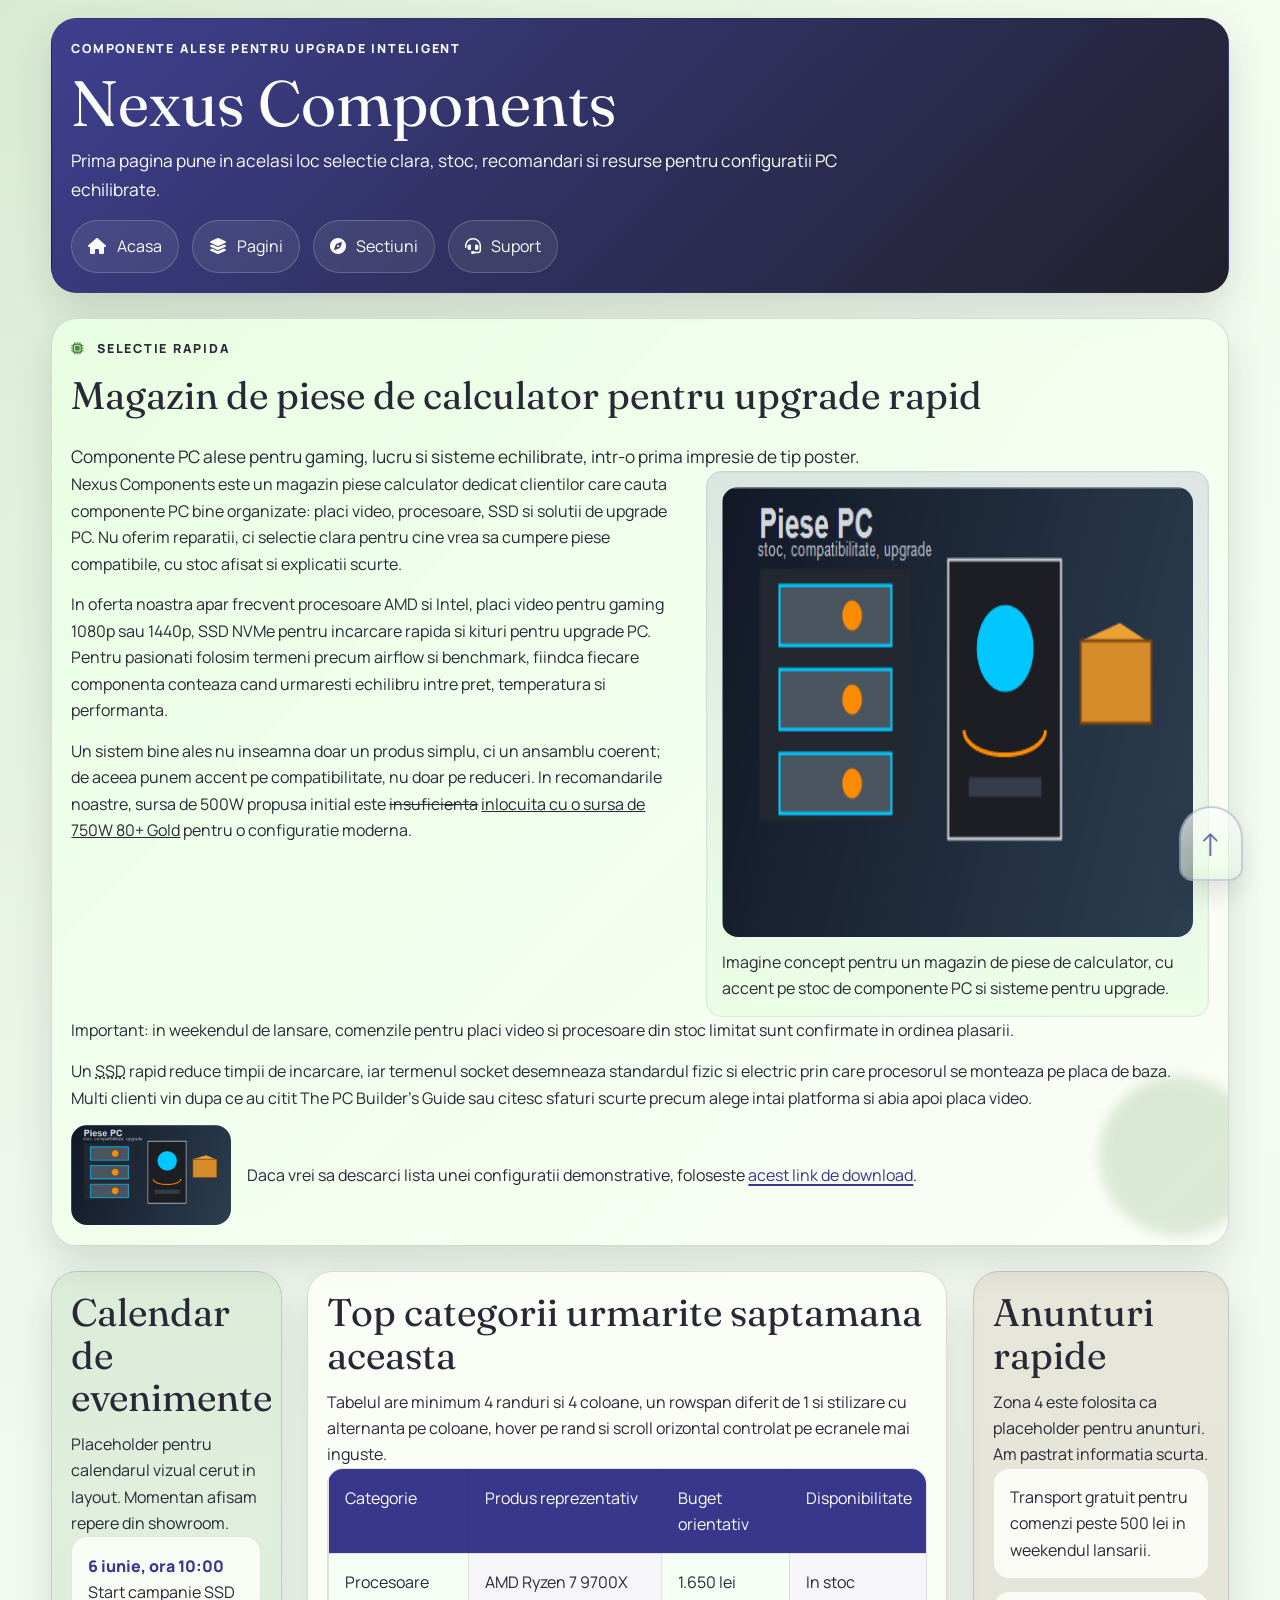
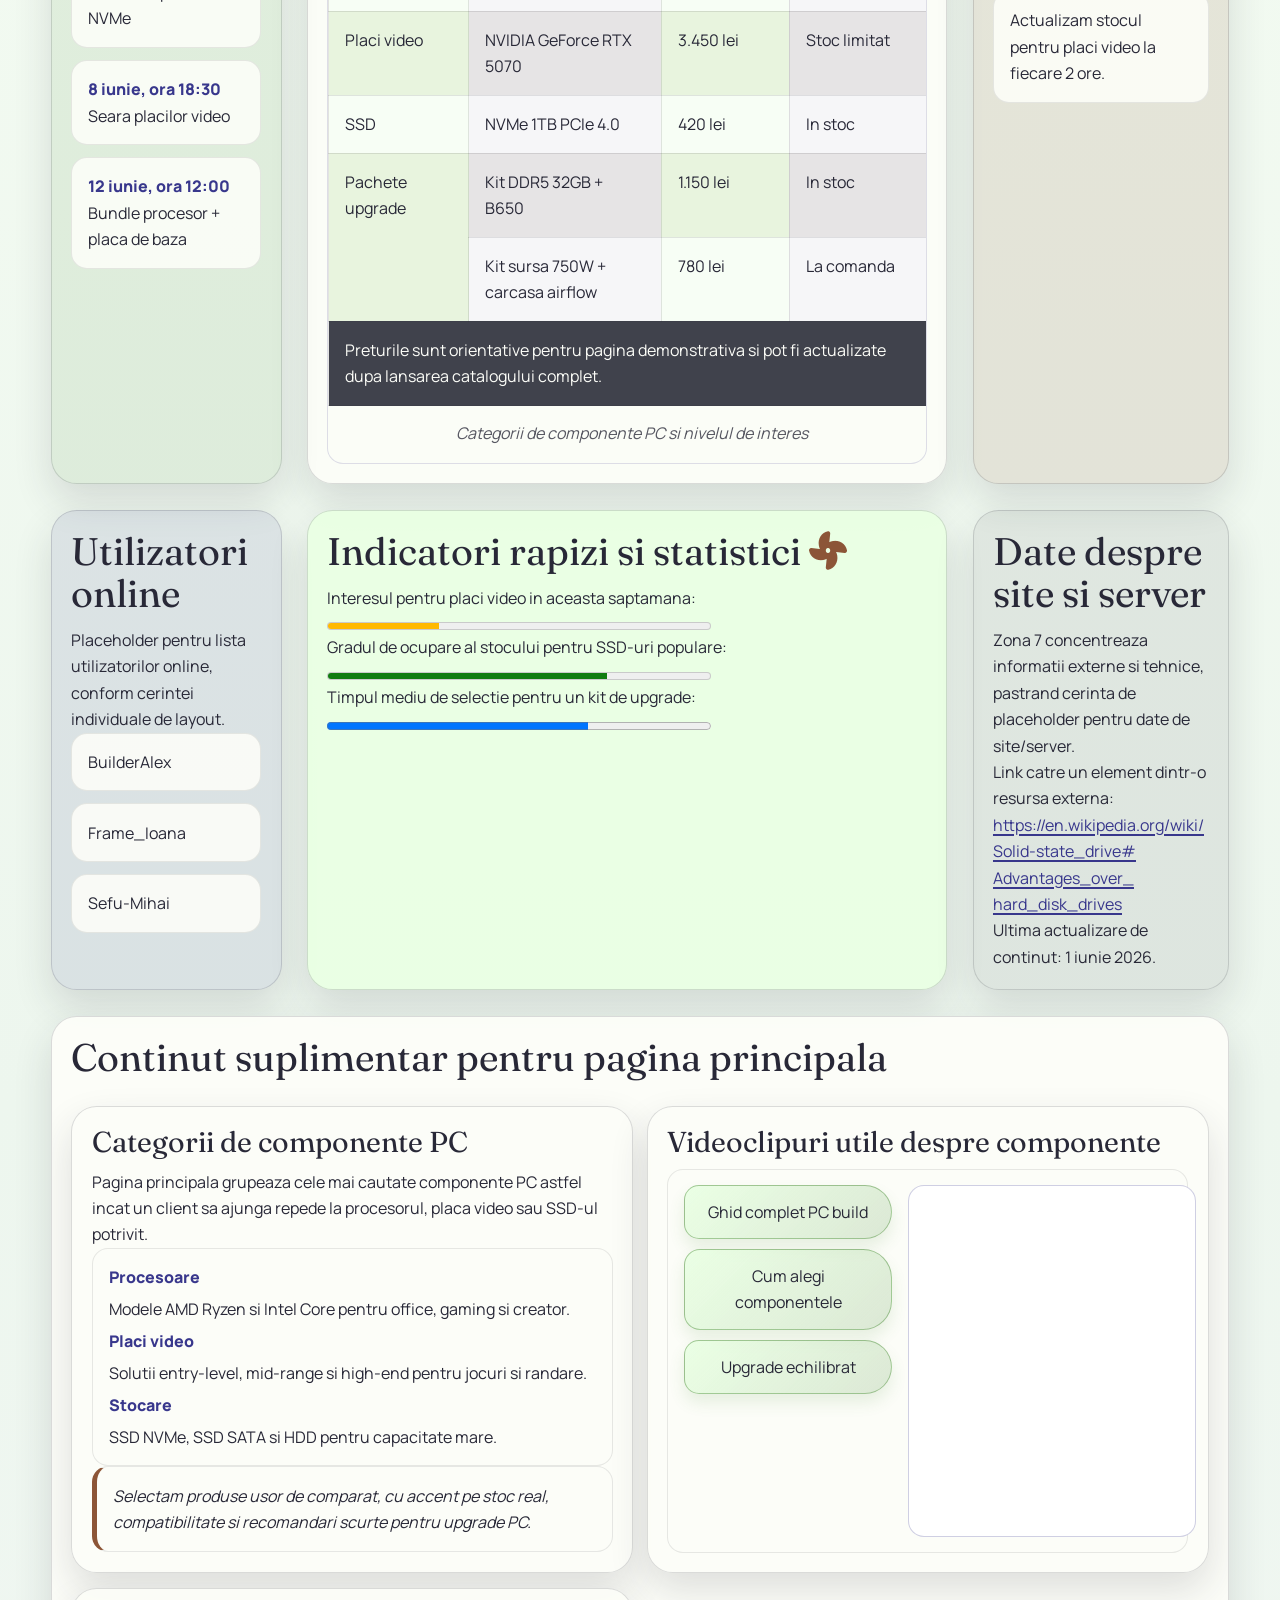
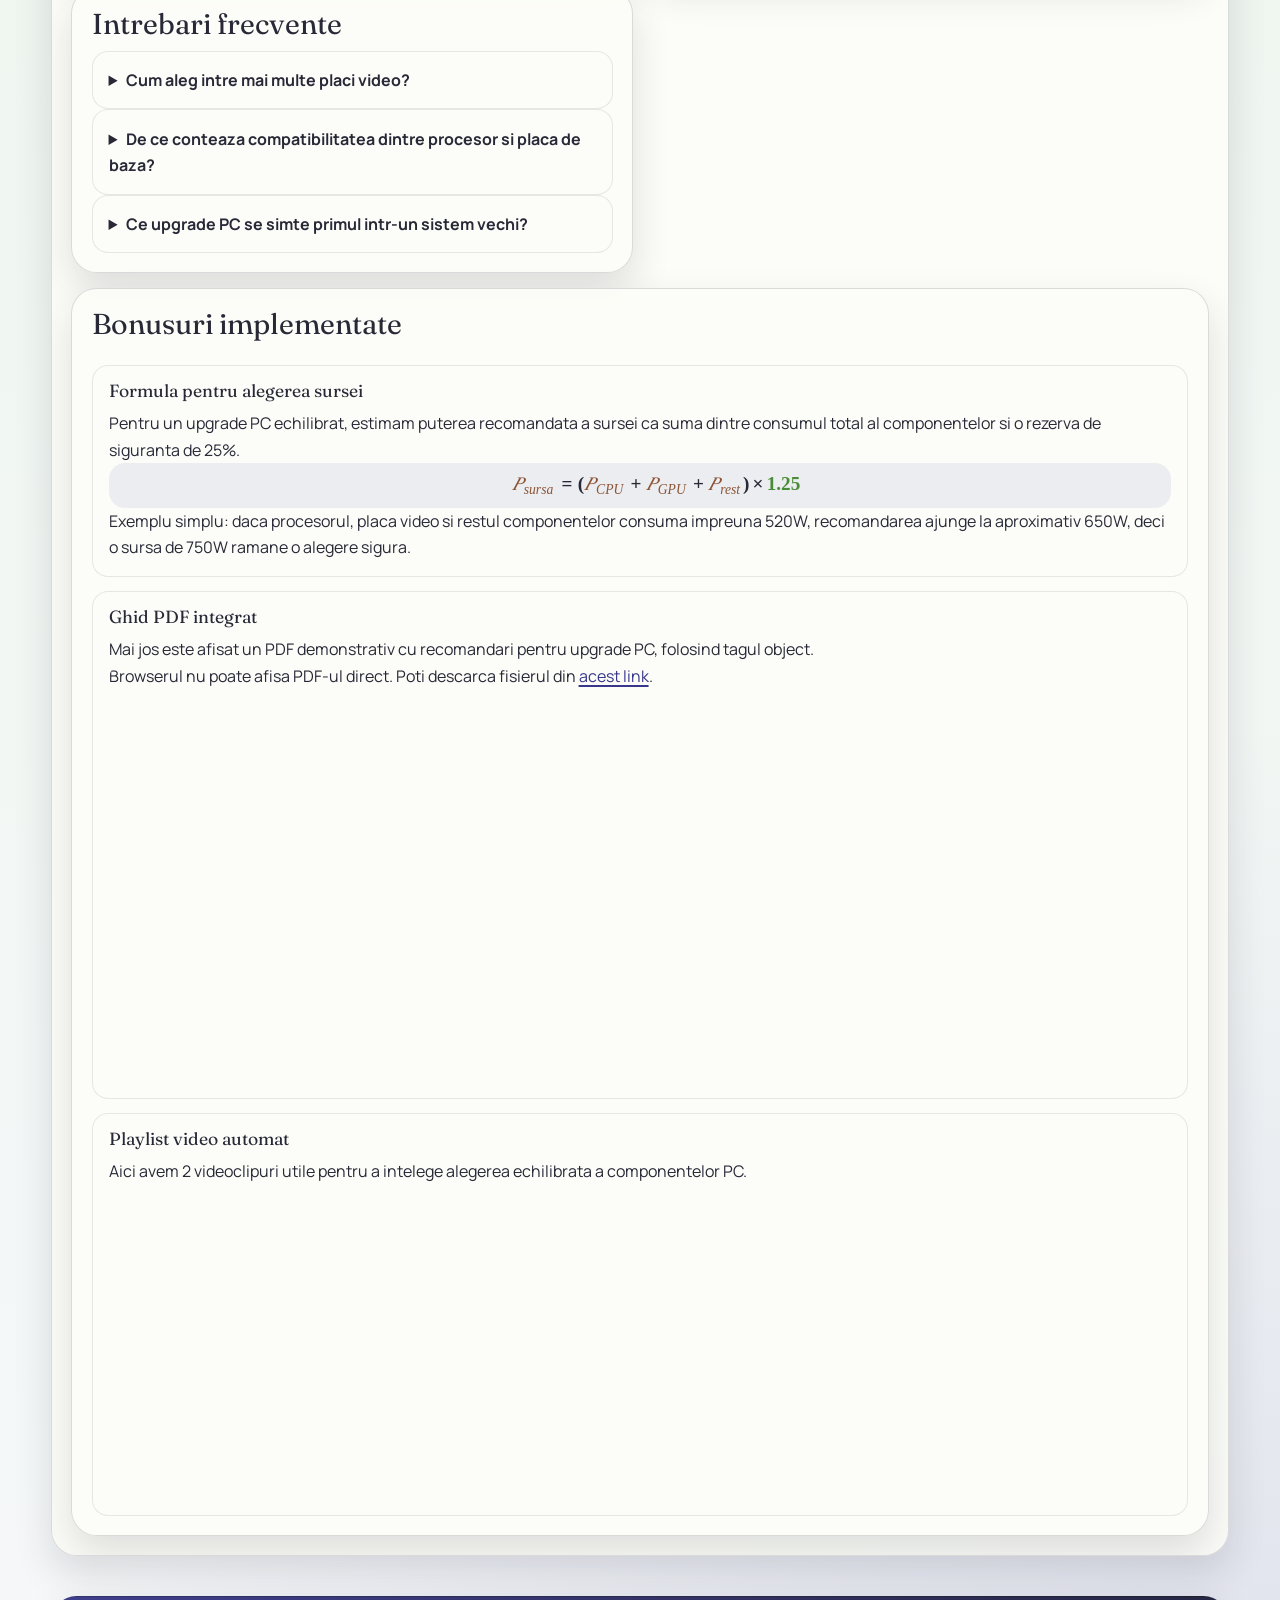
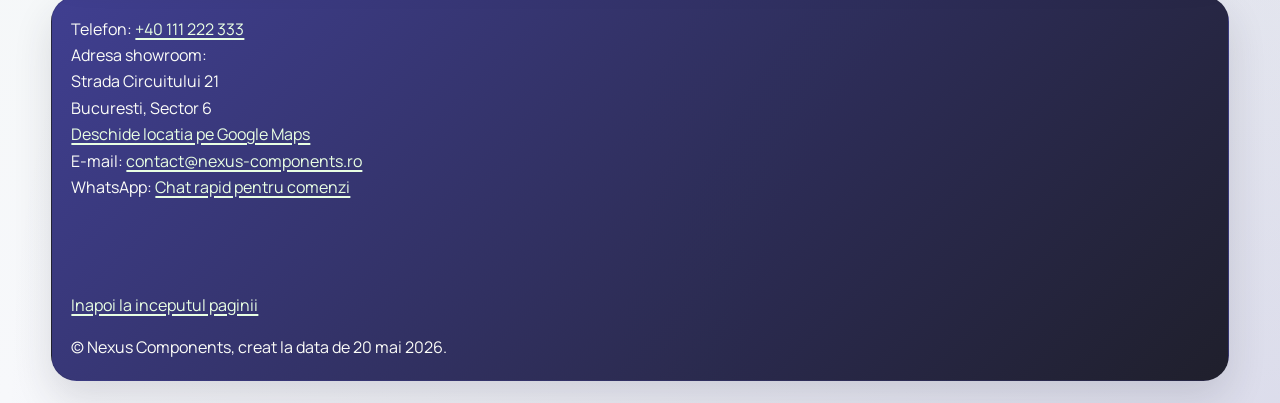
<file: index.html>
<!DOCTYPE html>
<html lang="ro">
<head>
  <meta charset="utf-8">
  <meta name="author" content="Student proiect Tehnici Web">
  <meta name="keywords" content="magazin piese calculator, componente PC, placi video, procesoare, SSD, upgrade PC">
  <meta name="description" content="Nexus Components este un magazin de piese de calculator cu procesoare, placi video, SSD-uri si recomandari pentru upgrade PC.">
  <meta name="viewport" content="width=device-width, initial-scale=1.0">
  <meta name="msapplication-TileColor" content="#0f172a">
  <meta name="theme-color" content="#0f172a">
  <title>Nexus Components | Magazin piese calculator si componente PC</title>
  <link rel="preconnect" href="https://fonts.googleapis.com">
  <link rel="preconnect" href="https://fonts.gstatic.com" crossorigin>
  <link href="https://fonts.googleapis.com/css2?family=Manrope:wght@400;500;700;800&family=Fraunces:opsz,wght@9..144,600;9..144,700&display=swap" rel="stylesheet">
  <link rel="stylesheet" href="https://cdnjs.cloudflare.com/ajax/libs/font-awesome/6.7.2/css/all.min.css" integrity="sha512-Evv84Mr4kqVGRNSgIGL/F/aIDqQb7xQ2vcrdIwxfjThSH8CSR7PBEakCr51Ck+w+/U6swU2Im1vVX0SVk9ABhg==" crossorigin="anonymous" referrerpolicy="no-referrer">
  <link rel="stylesheet" href="resurse/css/reset.css">
  <link rel="stylesheet" href="resurse/css/stil.css">
  <link rel="stylesheet" href="resurse/css/print.css" media="print">
  <link rel="apple-touch-icon" sizes="180x180" href="resurse/ico/apple-touch-icon.png">
  <link rel="icon" type="image/png" sizes="32x32" href="resurse/ico/favicon-32x32.png">
  <link rel="icon" type="image/png" sizes="16x16" href="resurse/ico/favicon-16x16.png">
  <link rel="icon" type="image/svg+xml" href="resurse/ico/favicon.svg">
  <link rel="manifest" href="resurse/ico/site.webmanifest">
  <meta name="msapplication-config" content="resurse/ico/browserconfig.xml">
</head>
<body id="sus" class="home-page">
  <div class="watermark-print" aria-hidden="true">
    <span>Ristea</span>
    <span>Alexandru</span>
  </div>

  <header class="site-header">
    <input type="checkbox" id="nav-toggle" class="nav-toggle" aria-label="Deschide meniul principal">
    <div class="header-row">
      <div class="brand-bar">
        <p class="eyebrow">Componente alese pentru upgrade inteligent</p>
        <h1>Nexus Components</h1>
        <p class="brand-copy">Prima pagina pune in acelasi loc selectie clara, stoc, recomandari si resurse pentru configuratii PC echilibrate.</p>
        <p class="print-title">Nexus Components | Magazin piese calculator si componente PC</p>
      </div>
      <label for="nav-toggle" class="menu-toggle" aria-label="Comuta meniul">
        <span></span>
        <span></span>
        <span></span>
      </label>
    </div>

    <nav class="site-nav" aria-label="Meniu principal">
      <ul class="menu-root">
        <li class="menu-item">
          <a href="index.html">
            <i class="fa-solid fa-house"></i>
            <span>Acasa</span>
          </a>
        </li>
        <li class="menu-item has-submenu">
          <a href="#">
            <i class="fa-solid fa-layer-group"></i>
            <span>Pagini</span>
          </a>
          <ul class="submenu">
            <li><a href="catalog.html">Catalog</a></li>
            <li><a href="configuratii.html">Configuratii</a></li>
            <li><a href="ghiduri.html">Ghiduri</a></li>
            <li><a href="contact.html">Contact</a></li>
          </ul>
        </li>
        <li class="menu-item has-submenu">
          <a href="#">
            <i class="fa-solid fa-compass"></i>
            <span>Sectiuni</span>
          </a>
          <ul class="submenu">
            <li><a href="#prezentare">Prezentare</a></li>
            <li><a href="#tabel">Tabel</a></li>
            <li><a href="#calendar">Calendar</a></li>
            <li><a href="#video">Video</a></li>
            <li><a href="#bonusuri">Bonusuri</a></li>
          </ul>
        </li>
        <li class="menu-item">
          <a href="contact.html">
            <i class="fa-solid fa-headset"></i>
            <span>Suport</span>
          </a>
        </li>
      </ul>
    </nav>
    <p class="project-banner">Acesta este un proiect scolar.</p>
  </header>

  <main id="continut">
    <section id="prezentare" class="zone zone1">
      <hgroup class="zone-heading">
        <p class="zone-kicker"><i class="fa-solid fa-microchip icon-static" aria-hidden="true"></i> selectie rapida</p>
        <h2>Magazin de piese de calculator pentru upgrade rapid</h2>
        <p class="lead">Componente PC alese pentru gaming, lucru si sisteme echilibrate, intr-o prima impresie de tip poster.</p>
      </hgroup>
      <div class="hero-layout">
        <div class="hero-copy">
          <p>
            Nexus Components este un <b>magazin piese calculator</b> dedicat clientilor care cauta
            <b>componente PC</b> bine organizate: <b>placi video</b>, <b>procesoare</b>, <b>SSD</b> si solutii de
            <b>upgrade PC</b>. Nu oferim reparatii, ci selectie clara pentru cine vrea sa cumpere piese compatibile,
            cu stoc afisat si explicatii scurte.
          </p>
          <p>
            In oferta noastra apar frecvent procesoare AMD si Intel, placi video pentru gaming 1080p sau 1440p,
            SSD NVMe pentru incarcare rapida si kituri pentru upgrade PC. Pentru pasionati folosim termeni precum
            <i>airflow</i> si <i>benchmark</i>, fiindca fiecare componenta conteaza cand urmaresti echilibru intre pret,
            temperatura si performanta.
          </p>
          <p>
            Un sistem bine ales nu inseamna doar un produs simplu, ci un ansamblu coerent; de aceea punem accent
            pe <em>compatibilitate</em>, nu doar pe reduceri. In recomandarile noastre, sursa de 500W propusa initial
            este <s>insuficienta</s> <ins>inlocuita cu o sursa de 750W 80+ Gold</ins> pentru o configuratie moderna.
          </p>
        </div>
        <figure class="hero-card" id="galerie">
          <picture>
            <source media="(max-width: 600px)" srcset="resurse/img/hero-small.png">
            <source media="(max-width: 1024px)" srcset="resurse/img/hero-medium.png">
            <img src="resurse/img/hero-large.png" alt="Raft cu componente PC si carcasa pentru un magazin de piese de calculator" title="Raft cu componente PC" width="720" height="450" usemap="#harta-componente">
          </picture>
          <figcaption>Imagine concept pentru un magazin de piese de calculator, cu accent pe stoc de componente PC si sisteme pentru upgrade.</figcaption>
        </figure>
      </div>
      <map name="harta-componente">
        <area shape="rect" coords="58,82,283,322" href="#extra" alt="Zona de categorii pentru raftul de componente" title="Mergi la categorii">
        <area shape="rect" coords="346,72,522,350" href="#tabel" alt="Zona de produse reprezentata de carcasa sistemului" title="Mergi la tabelul cu produse">
        <area shape="rect" coords="548,132,664,271" href="#calendar" alt="Zona de promotii reprezentata de cutia produsului" title="Mergi la calendar">
      </map>
      <div class="hero-notes">
        <p>
          <strong>Important:</strong> in weekendul de lansare, comenzile pentru placi video si procesoare din stoc
          limitat sunt confirmate in ordinea plasarii.
        </p>
        <p>
          Un <abbr title="Solid-State Drive">SSD</abbr> rapid reduce timpii de incarcare, iar termenul
          <dfn>socket</dfn> desemneaza standardul fizic si electric prin care procesorul se monteaza pe placa de baza.
          Multi clienti vin dupa ce au citit <cite>The PC Builder's Guide</cite> sau citesc sfaturi scurte precum
          <q>alege intai platforma si abia apoi placa video</q>.
        </p>
        <p class="mini-download">
          <a href="resurse/img/hero-large.png">
            <img src="resurse/img/hero-small.png" alt="Miniatura pentru deschiderea imaginii mari a magazinului de componente" width="160" height="100">
          </a>
          <span>Daca vrei sa descarci lista unei configuratii demonstrative, foloseste
            <a href="resurse/docs/lista-componente.txt" download="configuratie-nexus-components.txt">acest link de download</a>.
          </span>
        </p>
      </div>
    </section>

    <section id="tabel" class="zone zone2">
      <h2>Top categorii urmarite saptamana aceasta</h2>
      <p>Tabelul are minimum 4 randuri si 4 coloane, un <code>rowspan</code> diferit de 1 si stilizare cu alternanta pe coloane, hover pe rand si scroll orizontal controlat pe ecranele mai inguste.</p>
      <div class="table-scroll">
        <table>
          <colgroup>
            <col class="col-odd">
            <col class="col-even">
            <col class="col-odd">
            <col class="col-even">
          </colgroup>
          <caption>Categorii de componente PC si nivelul de interes</caption>
          <thead>
            <tr>
              <th scope="col">Categorie</th>
              <th scope="col">Produs reprezentativ</th>
              <th scope="col">Buget orientativ</th>
              <th scope="col">Disponibilitate</th>
            </tr>
          </thead>
          <tbody>
            <tr>
              <th scope="row">Procesoare</th>
              <td>AMD Ryzen 7 9700X</td>
              <td>1.650 lei</td>
              <td>In stoc</td>
            </tr>
            <tr>
              <th scope="row">Placi video</th>
              <td>NVIDIA GeForce RTX 5070</td>
              <td>3.450 lei</td>
              <td>Stoc limitat</td>
            </tr>
            <tr>
              <th scope="row">SSD</th>
              <td>NVMe 1TB PCIe 4.0</td>
              <td>420 lei</td>
              <td>In stoc</td>
            </tr>
            <tr>
              <th scope="row" rowspan="2">Pachete upgrade</th>
              <td>Kit DDR5 32GB + B650</td>
              <td>1.150 lei</td>
              <td>In stoc</td>
            </tr>
            <tr>
              <td>Kit sursa 750W + carcasa airflow</td>
              <td>780 lei</td>
              <td>La comanda</td>
            </tr>
          </tbody>
          <tfoot>
            <tr>
              <td colspan="4">Preturile sunt orientative pentru pagina demonstrativa si pot fi actualizate dupa lansarea catalogului complet.</td>
            </tr>
          </tfoot>
        </table>
      </div>
    </section>

    <section id="calendar" class="zone zone3">
      <h2>Calendar de evenimente</h2>
      <p>Placeholder pentru calendarul vizual cerut in layout. Momentan afisam repere din showroom.</p>
      <ul class="event-list">
        <li><time datetime="2026-06-06T10:00">6 iunie, ora 10:00</time><b>Start campanie SSD NVMe</b></li>
        <li><time datetime="2026-06-08T18:30">8 iunie, ora 18:30</time><b>Seara placilor video</b></li>
        <li><time datetime="2026-06-12T12:00">12 iunie, ora 12:00</time><b>Bundle procesor + placa de baza</b></li>
      </ul>
    </section>

    <section id="anunturi" class="zone zone4">
      <h2>Anunturi rapide</h2>
      <p>Zona 4 este folosita ca placeholder pentru anunturi. Am pastrat informatia scurta.</p>
      <div class="notice-stack">
        <p>Transport gratuit pentru comenzi peste 500 lei in weekendul lansarii.</p>
        <p>Actualizam stocul pentru placi video la fiecare 2 ore.</p>
      </div>
    </section>

    <section id="utilizatori-online" class="zone zone5">
      <h2>Utilizatori online</h2>
      <p>Placeholder pentru lista utilizatorilor online, conform cerintei individuale de layout.</p>
      <ul class="user-list">
        <li>BuilderAlex</li>
        <li>Frame_Ioana</li>
        <li>Sefu-Mihai</li>
      </ul>
    </section>

    <section id="stocuri" class="zone zone6">
      <h2>Indicatori rapizi si statistici <i class="fa-solid fa-fan icon-animated" aria-hidden="true"></i></h2>
      <p>
        Interesul pentru placi video in aceasta saptamana:
        <meter value="29" min="0" max="100" low="30" high="75" optimum="60">29 din 100</meter>
      </p>
      <p>
        Gradul de ocupare al stocului pentru SSD-uri populare:
        <meter value="73" min="0" max="100" low="30" high="75" optimum="60">73 din 100</meter>
      </p>
      <p>
        Timpul mediu de selectie pentru un kit de upgrade:
        <progress value="68" max="100">68%</progress>
      </p>
    </section>

    <aside id="resurse" class="zone zone7">
      <h2>Date despre site si server</h2>
      <p>Zona 7 concentreaza informatii externe si tehnice, pastrand cerinta de placeholder pentru date de site/server.</p>
      <p>
        Link catre un element dintr-o resursa externa:
        <a href="https://en.wikipedia.org/wiki/Solid-state_drive#Advantages_over_hard_disk_drives" target="_blank" rel="noopener noreferrer">
          https://en.wikipedia.<wbr>org/wiki/<wbr>Solid-state_drive#<wbr>Advantages_over_<wbr>hard_disk_drives
        </a>
      </p>
      <p>Ultima actualizare de continut: <time datetime="2026-06-01">1 iunie 2026</time>.</p>
    </aside>

    <section id="extra" class="zone zone8">
      <h2>Continut suplimentar pentru pagina principala</h2>
      <section id="categorii">
        <h3>Categorii de componente PC</h3>
        <p>
          Pagina principala grupeaza cele mai cautate componente PC astfel incat un client sa ajunga repede la
          procesorul, placa video sau SSD-ul potrivit.
        </p>
        <dl>
          <dt>Procesoare</dt>
          <dd>Modele AMD Ryzen si Intel Core pentru office, gaming si creator.</dd>
          <dt>Placi video</dt>
          <dd>Solutii entry-level, mid-range si high-end pentru jocuri si randare.</dd>
          <dt>Stocare</dt>
          <dd>SSD NVMe, SSD SATA si HDD pentru capacitate mare.</dd>
        </dl>
        <blockquote>
          Selectam produse usor de comparat, cu accent pe stoc real, compatibilitate si recomandari scurte pentru upgrade PC.
        </blockquote>
      </section>

      <section id="video">
        <h3>Videoclipuri utile despre componente</h3>
        <div class="container-iframe">
          <div class="taburi-iframe">
            <a href="https://www.youtube.com/embed/BL4DCEp7blY?start=0" target="video-produse">Ghid complet PC build</a>
            <a href="https://www.youtube.com/embed/hK51upU5bkU?start=0" target="video-produse">Cum alegi componentele</a>
            <a href="https://www.youtube.com/embed/n2dJvqU2_x4?start=0" target="video-produse">Upgrade echilibrat</a>
          </div>
          <iframe
            name="video-produse"
            width="560"
            height="315"
            src="https://www.youtube.com/embed/BL4DCEp7blY?autoplay=0&amp;rel=0"
            title="Videoclip YouTube despre asamblarea unui PC"
            allow="accelerometer; autoplay; clipboard-write; encrypted-media; gyroscope; picture-in-picture; web-share"
            referrerpolicy="strict-origin-when-cross-origin"
            allowfullscreen>
          </iframe>
        </div>
      </section>

      <section id="intrebari">
        <h3>Intrebari frecvente</h3>
        <details>
          <summary>Cum aleg intre mai multe placi video?</summary>
          <p>Alege rezolutia la care joci, bugetul si sursa disponibila; apoi compara memoria video si consumul.</p>
        </details>
        <details>
          <summary>De ce conteaza compatibilitatea dintre procesor si placa de baza?</summary>
          <p>Socket-ul si chipset-ul stabilesc daca procesorul poate functiona corect pe placa de baza aleasa.</p>
        </details>
        <details>
          <summary>Ce upgrade PC se simte primul intr-un sistem vechi?</summary>
          <p>De cele mai multe ori, un SSD si mai multa memorie RAM aduc primul salt vizibil in utilizarea zilnica.</p>
        </details>
      </section>

      <section id="bonusuri">
        <h3>Bonusuri implementate</h3>
        <section id="formula">
          <h4>Formula pentru alegerea sursei</h4>
          <p>
            Pentru un <b>upgrade PC</b> echilibrat, estimam puterea recomandata a sursei ca suma dintre consumul total al componentelor si o rezerva de siguranta de 25%.
          </p>
          <math xmlns="http://www.w3.org/1998/Math/MathML" display="block">
            <mrow>
              <msub>
                <mi>P</mi>
                <mi>sursa</mi>
              </msub>
              <mo>=</mo>
              <mo>(</mo>
              <msub><mi>P</mi><mi>CPU</mi></msub>
              <mo>+</mo>
              <msub><mi>P</mi><mi>GPU</mi></msub>
              <mo>+</mo>
              <msub><mi>P</mi><mi>rest</mi></msub>
              <mo>)</mo>
              <mo>&#x00D7;</mo>
              <mn>1.25</mn>
            </mrow>
          </math>
          <p>
            Exemplu simplu: daca procesorul, placa video si restul componentelor consuma impreuna 520W, recomandarea ajunge la aproximativ 650W, deci o sursa de 750W ramane o alegere sigura.
          </p>
        </section>

        <section id="pdf-bonus">
          <h4>Ghid PDF integrat</h4>
          <p>
            Mai jos este afisat un PDF demonstrativ cu recomandari pentru upgrade PC, folosind tagul <code>object</code>.
          </p>
          <object data="resurse/docs/ghid-upgrade.pdf" type="application/pdf" width="700" height="420">
            <p>Browserul nu poate afisa PDF-ul direct. Poti descarca fisierul din <a href="resurse/docs/ghid-upgrade.pdf">acest link</a>.</p>
          </object>
        </section>

        <section id="playlist-bonus">
          <h4>Playlist video automat</h4>
          <p>Aici avem 2 videoclipuri utile pentru a intelege alegerea echilibrata a componentelor PC.</p>
          <iframe
            width="560"
            height="315"
            src="https://www.youtube.com/embed/BL4DCEp7blY?autoplay=1&amp;controls=1&amp;loop=1&amp;playlist=hK51upU5bkU,BL4DCEp7blY&amp;rel=0"
            title="Playlist YouTube despre alegerea componentelor PC"
            allow="accelerometer; autoplay; clipboard-write; encrypted-media; gyroscope; picture-in-picture; web-share"
            referrerpolicy="strict-origin-when-cross-origin"
            allowfullscreen>
          </iframe>
        </section>
      </section>
    </section>
  </main>

  <footer class="site-footer">
    <address>
      Telefon: <a href="tel:+40111222333">+40 111 222 333</a><br>
      Adresa showroom:<br>
      Strada Circuitului 21<br>
      Bucuresti, Sector 6<br>
      <a href="https://maps.google.com/?q=Facultatea+de+Matematica+si+Informatica+Bucuresti" target="_blank" rel="noopener noreferrer">Deschide locatia pe Google Maps</a><br>
      E-mail: <a href="mailto:contact@nexus-components.ro">contact@nexus-components.ro</a><br>
      WhatsApp: <a href="https://wa.me/40111222333" target="_blank" rel="noopener noreferrer">Chat rapid pentru comenzi</a>
    </address>
    <iframe
      src="https://www.google.com/maps?q=Facultatea+de+Matematica+si+Informatica+Bucuresti&amp;z=16&amp;output=embed"
      width="420"
      height="260"
      title="Harta cu locatia Facultatii de Matematica si Informatica Bucuresti"
      loading="lazy"
      referrerpolicy="no-referrer-when-downgrade">
    </iframe>
    <p><a href="#sus">Inapoi la inceputul paginii</a></p>
    <small>&copy; Nexus Components, creat la data de <time datetime="2026-05-20">20 mai 2026</time>.</small>
  </footer>

  <a id="link-top" href="#sus" aria-label="Mergi la inceputul paginii">
    <span class="tooltip">Sus la inceput</span>
    <span class="button-shell">
      <span id="triunghi">&#8593;</span>
    </span>
  </a>
</body>
</html>
</file>
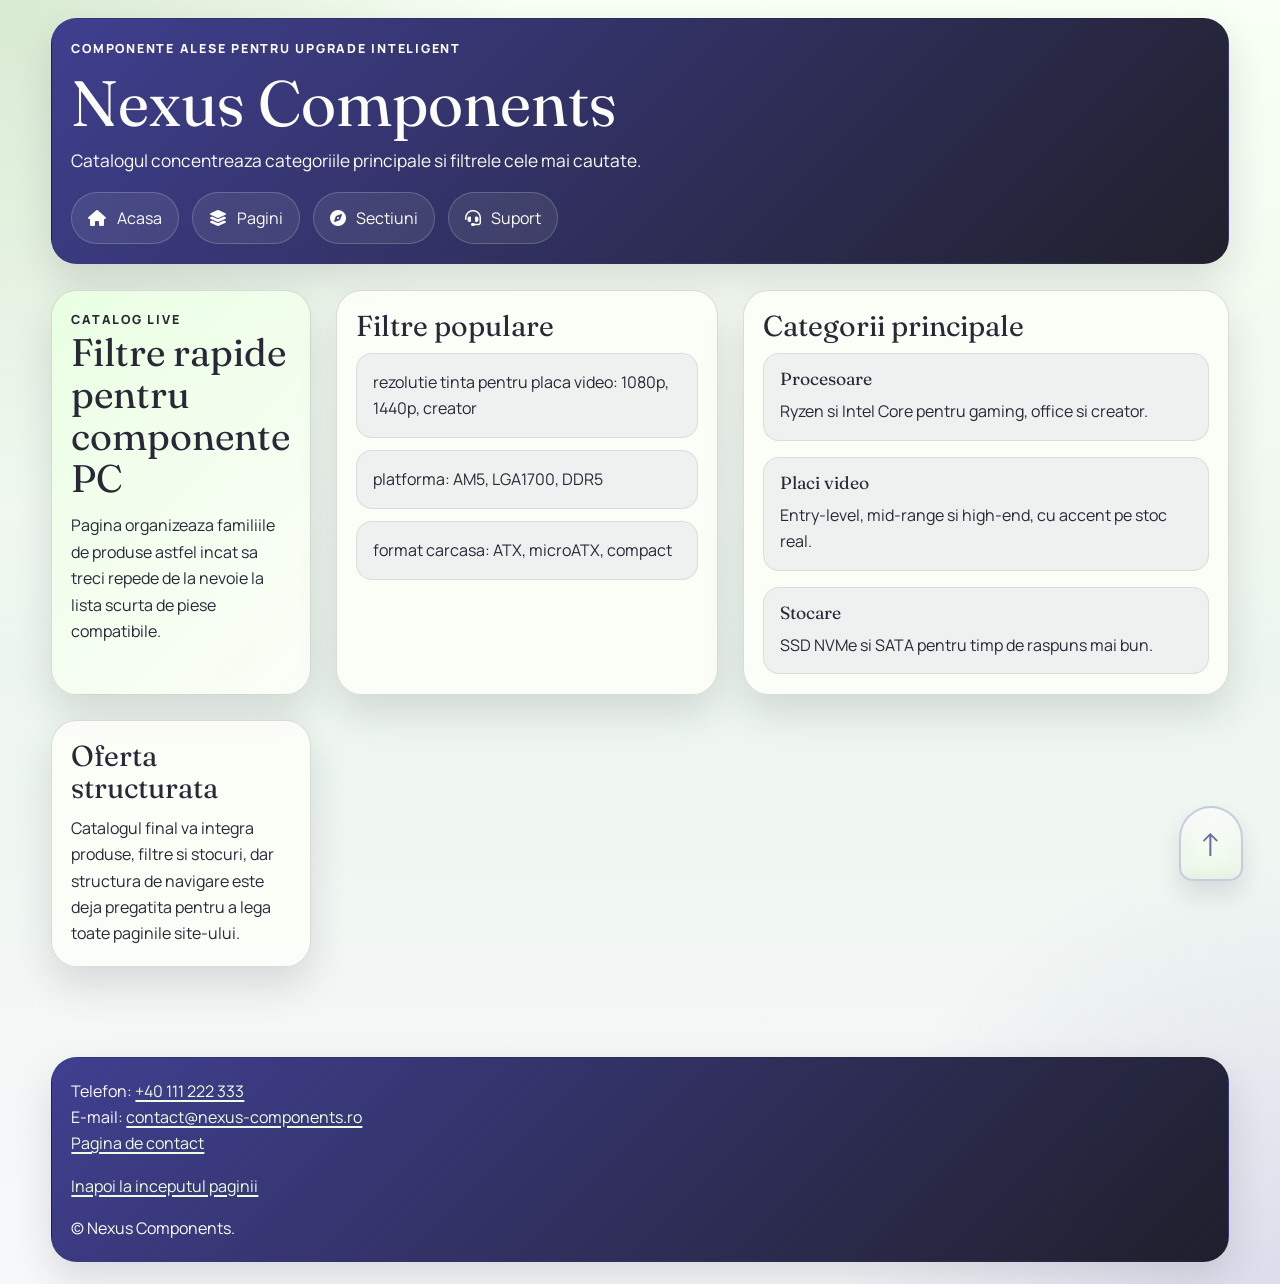
<file: catalog.html>
<!DOCTYPE html>
<html lang="ro">
<head>
  <meta charset="utf-8">
  <meta name="author" content="Student proiect Tehnici Web">
  <meta name="keywords" content="catalog componente PC, filtre placi video, procesoare gaming, SSD NVMe, memorii RAM">
  <meta name="description" content="Catalogul Nexus Components grupeaza piesele PC pe categorii clare pentru selectie rapida si comparatie usoara.">
  <meta name="viewport" content="width=device-width, initial-scale=1.0">
  <meta name="theme-color" content="#0f172a">
  <title>Nexus Components | Catalog componente</title>
  <link rel="preconnect" href="https://fonts.googleapis.com">
  <link rel="preconnect" href="https://fonts.gstatic.com" crossorigin>
  <link href="https://fonts.googleapis.com/css2?family=Manrope:wght@400;500;700;800&family=Fraunces:opsz,wght@9..144,600;9..144,700&display=swap" rel="stylesheet">
  <link rel="stylesheet" href="https://cdnjs.cloudflare.com/ajax/libs/font-awesome/6.7.2/css/all.min.css" integrity="sha512-Evv84Mr4kqVGRNSgIGL/F/aIDqQb7xQ2vcrdIwxfjThSH8CSR7PBEakCr51Ck+w+/U6swU2Im1vVX0SVk9ABhg==" crossorigin="anonymous" referrerpolicy="no-referrer">
  <link rel="stylesheet" href="resurse/css/reset.css">
  <link rel="stylesheet" href="resurse/css/stil.css">
  <link rel="stylesheet" href="resurse/css/print.css" media="print">
</head>
<body id="sus" class="generic-page">
  <div class="watermark-print" aria-hidden="true"><span>Ristea</span><span>Alexandru</span></div>
  <header class="site-header">
    <input type="checkbox" id="nav-toggle" class="nav-toggle" aria-label="Deschide meniul principal">
    <div class="header-row">
      <div class="brand-bar">
        <p class="eyebrow">Componente alese pentru upgrade inteligent</p>
        <h1>Nexus Components</h1>
        <p class="brand-copy">Catalogul concentreaza categoriile principale si filtrele cele mai cautate.</p>
        <p class="print-title">Nexus Components | Catalog componente</p>
      </div>
      <label for="nav-toggle" class="menu-toggle" aria-label="Comuta meniul"><span></span><span></span><span></span></label>
    </div>
    <nav class="site-nav" aria-label="Meniu principal">
      <ul class="menu-root">
        <li class="menu-item"><a href="index.html"><i class="fa-solid fa-house"></i><span>Acasa</span></a></li>
        <li class="menu-item has-submenu">
          <a href="#"><i class="fa-solid fa-layer-group"></i><span>Pagini</span></a>
          <ul class="submenu">
            <li><a href="catalog.html">Catalog</a></li>
            <li><a href="configuratii.html">Configuratii</a></li>
            <li><a href="ghiduri.html">Ghiduri</a></li>
            <li><a href="contact.html">Contact</a></li>
          </ul>
        </li>
        <li class="menu-item has-submenu">
          <a href="#"><i class="fa-solid fa-compass"></i><span>Sectiuni</span></a>
          <ul class="submenu">
            <li><a href="#filtre">Filtre</a></li>
            <li><a href="#categorii">Categorii</a></li>
            <li><a href="#oferta">Oferta</a></li>
          </ul>
        </li>
        <li class="menu-item"><a href="contact.html"><i class="fa-solid fa-headset"></i><span>Suport</span></a></li>
      </ul>
    </nav>
    <p class="project-banner">Acesta este un proiect scolar.</p>
  </header>
  <main id="continut" class="page-shell">
    <section class="page-hero">
      <p class="zone-kicker">catalog live</p>
      <h2>Filtre rapide pentru componente PC</h2>
      <p>Pagina organizeaza familiile de produse astfel incat sa treci repede de la nevoie la lista scurta de piese compatibile.</p>
    </section>
    <section id="filtre" class="content-card">
      <h3>Filtre populare</h3>
      <ul class="bullet-list">
        <li>rezolutie tinta pentru placa video: 1080p, 1440p, creator</li>
        <li>platforma: AM5, LGA1700, DDR5</li>
        <li>format carcasa: ATX, microATX, compact</li>
      </ul>
    </section>
    <section id="categorii" class="content-card">
      <h3>Categorii principale</h3>
      <div class="content-grid">
        <article><h4>Procesoare</h4><p>Ryzen si Intel Core pentru gaming, office si creator.</p></article>
        <article><h4>Placi video</h4><p>Entry-level, mid-range si high-end, cu accent pe stoc real.</p></article>
        <article><h4>Stocare</h4><p>SSD NVMe si SATA pentru timp de raspuns mai bun.</p></article>
      </div>
    </section>
    <section id="oferta" class="content-card">
      <h3>Oferta structurata</h3>
      <p>Catalogul final va integra produse, filtre si stocuri, dar structura de navigare este deja pregatita pentru a lega toate paginile site-ului.</p>
    </section>
  </main>
  <footer class="site-footer">
    <address>
      Telefon: <a href="tel:+40111222333">+40 111 222 333</a><br>
      E-mail: <a href="mailto:contact@nexus-components.ro">contact@nexus-components.ro</a><br>
      <a href="contact.html">Pagina de contact</a>
    </address>
    <p><a href="#sus">Inapoi la inceputul paginii</a></p>
    <small>&copy; Nexus Components.</small>
  </footer>
  <a id="link-top" href="#sus" aria-label="Mergi la inceputul paginii"><span class="tooltip">Sus la inceput</span><span class="button-shell"><span id="triunghi">&#8593;</span></span></a>
</body>
</html>
</file>
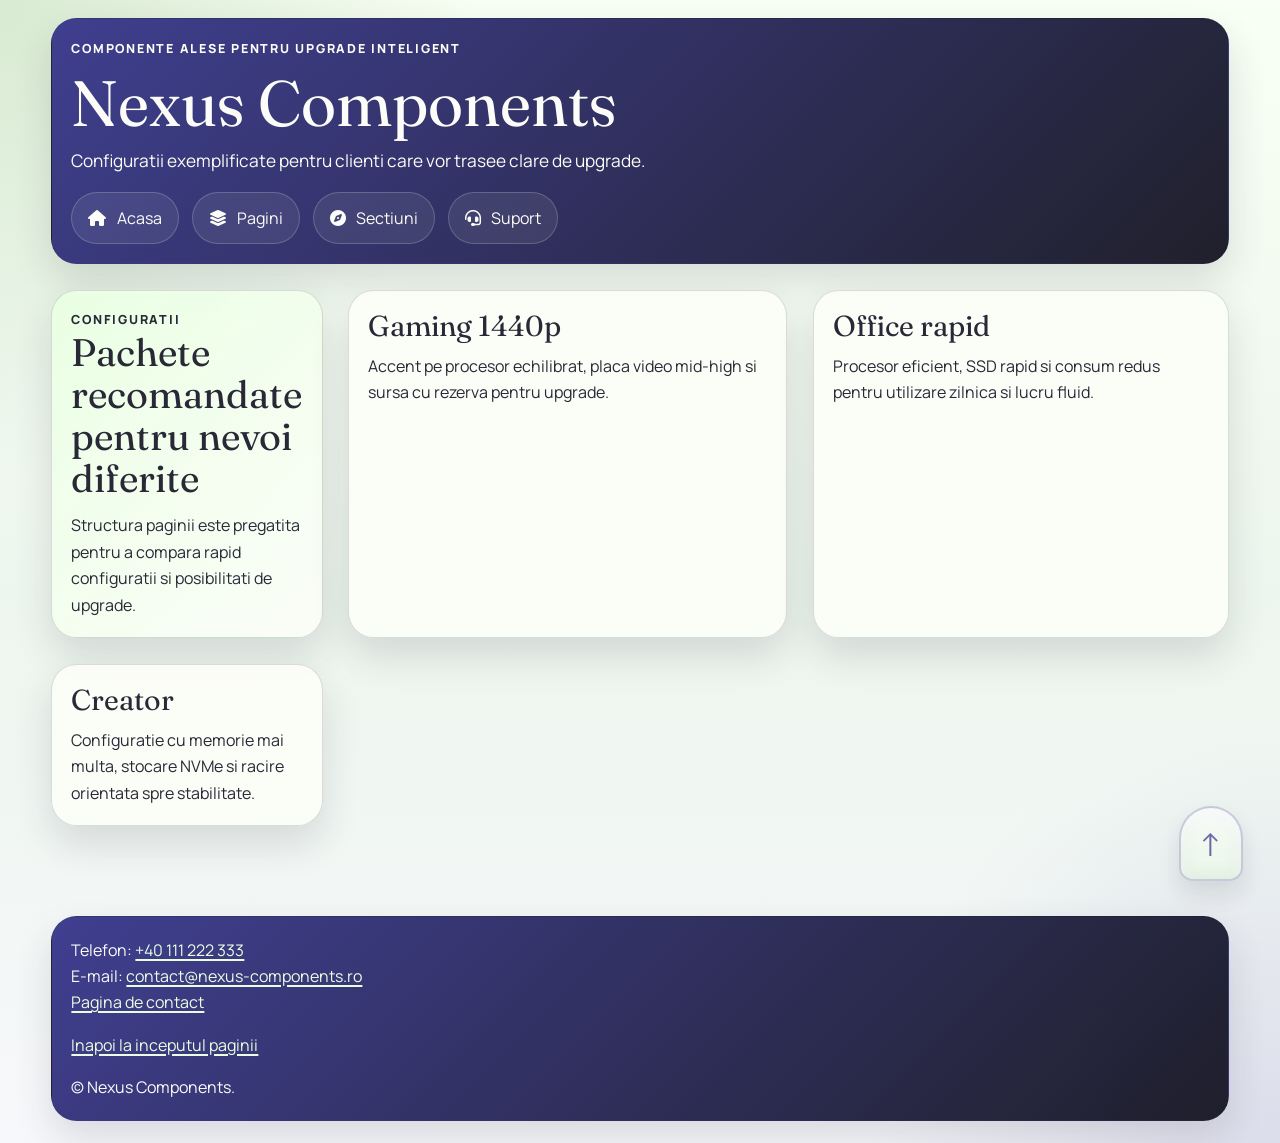
<file: configuratii.html>
<!DOCTYPE html>
<html lang="ro">
<head>
  <meta charset="utf-8">
  <meta name="author" content="Student proiect Tehnici Web">
  <meta name="keywords" content="configuratii gaming, PC office, PC creator, compatibilitate componente, wattaj sursa">
  <meta name="description" content="Configuratii recomandate Nexus Components pentru gaming, office si creator, cu accent pe compatibilitate si upgrade.">
  <meta name="viewport" content="width=device-width, initial-scale=1.0">
  <title>Nexus Components | Configuratii</title>
  <link rel="preconnect" href="https://fonts.googleapis.com">
  <link rel="preconnect" href="https://fonts.gstatic.com" crossorigin>
  <link href="https://fonts.googleapis.com/css2?family=Manrope:wght@400;500;700;800&family=Fraunces:opsz,wght@9..144,600;9..144,700&display=swap" rel="stylesheet">
  <link rel="stylesheet" href="https://cdnjs.cloudflare.com/ajax/libs/font-awesome/6.7.2/css/all.min.css" integrity="sha512-Evv84Mr4kqVGRNSgIGL/F/aIDqQb7xQ2vcrdIwxfjThSH8CSR7PBEakCr51Ck+w+/U6swU2Im1vVX0SVk9ABhg==" crossorigin="anonymous" referrerpolicy="no-referrer">
  <link rel="stylesheet" href="resurse/css/reset.css">
  <link rel="stylesheet" href="resurse/css/stil.css">
  <link rel="stylesheet" href="resurse/css/print.css" media="print">
</head>
<body id="sus" class="generic-page">
  <div class="watermark-print" aria-hidden="true"><span>Ristea</span><span>Alexandru</span></div>
  <header class="site-header">
    <input type="checkbox" id="nav-toggle" class="nav-toggle" aria-label="Deschide meniul principal">
    <div class="header-row">
      <div class="brand-bar">
        <p class="eyebrow">Componente alese pentru upgrade inteligent</p>
        <h1>Nexus Components</h1>
        <p class="brand-copy">Configuratii exemplificate pentru clienti care vor trasee clare de upgrade.</p>
        <p class="print-title">Nexus Components | Configuratii</p>
      </div>
      <label for="nav-toggle" class="menu-toggle" aria-label="Comuta meniul"><span></span><span></span><span></span></label>
    </div>
    <nav class="site-nav" aria-label="Meniu principal">
      <ul class="menu-root">
        <li class="menu-item"><a href="index.html"><i class="fa-solid fa-house"></i><span>Acasa</span></a></li>
        <li class="menu-item has-submenu">
          <a href="#"><i class="fa-solid fa-layer-group"></i><span>Pagini</span></a>
          <ul class="submenu">
            <li><a href="catalog.html">Catalog</a></li>
            <li><a href="configuratii.html">Configuratii</a></li>
            <li><a href="ghiduri.html">Ghiduri</a></li>
            <li><a href="contact.html">Contact</a></li>
          </ul>
        </li>
        <li class="menu-item has-submenu">
          <a href="#"><i class="fa-solid fa-compass"></i><span>Sectiuni</span></a>
          <ul class="submenu">
            <li><a href="#gaming">Gaming</a></li>
            <li><a href="#office">Office</a></li>
            <li><a href="#creator">Creator</a></li>
          </ul>
        </li>
        <li class="menu-item"><a href="contact.html"><i class="fa-solid fa-headset"></i><span>Suport</span></a></li>
      </ul>
    </nav>
    <p class="project-banner">Acesta este un proiect scolar.</p>
  </header>
  <main id="continut" class="page-shell">
    <section class="page-hero">
      <p class="zone-kicker">configuratii</p>
      <h2>Pachete recomandate pentru nevoi diferite</h2>
      <p>Structura paginii este pregatita pentru a compara rapid configuratii si posibilitati de upgrade.</p>
    </section>
    <section id="gaming" class="content-card"><h3>Gaming 1440p</h3><p>Accent pe procesor echilibrat, placa video mid-high si sursa cu rezerva pentru upgrade.</p></section>
    <section id="office" class="content-card"><h3>Office rapid</h3><p>Procesor eficient, SSD rapid si consum redus pentru utilizare zilnica si lucru fluid.</p></section>
    <section id="creator" class="content-card"><h3>Creator</h3><p>Configuratie cu memorie mai multa, stocare NVMe si racire orientata spre stabilitate.</p></section>
  </main>
  <footer class="site-footer">
    <address>
      Telefon: <a href="tel:+40111222333">+40 111 222 333</a><br>
      E-mail: <a href="mailto:contact@nexus-components.ro">contact@nexus-components.ro</a><br>
      <a href="contact.html">Pagina de contact</a>
    </address>
    <p><a href="#sus">Inapoi la inceputul paginii</a></p>
    <small>&copy; Nexus Components.</small>
  </footer>
  <a id="link-top" href="#sus" aria-label="Mergi la inceputul paginii"><span class="tooltip">Sus la inceput</span><span class="button-shell"><span id="triunghi">&#8593;</span></span></a>
</body>
</html>
</file>
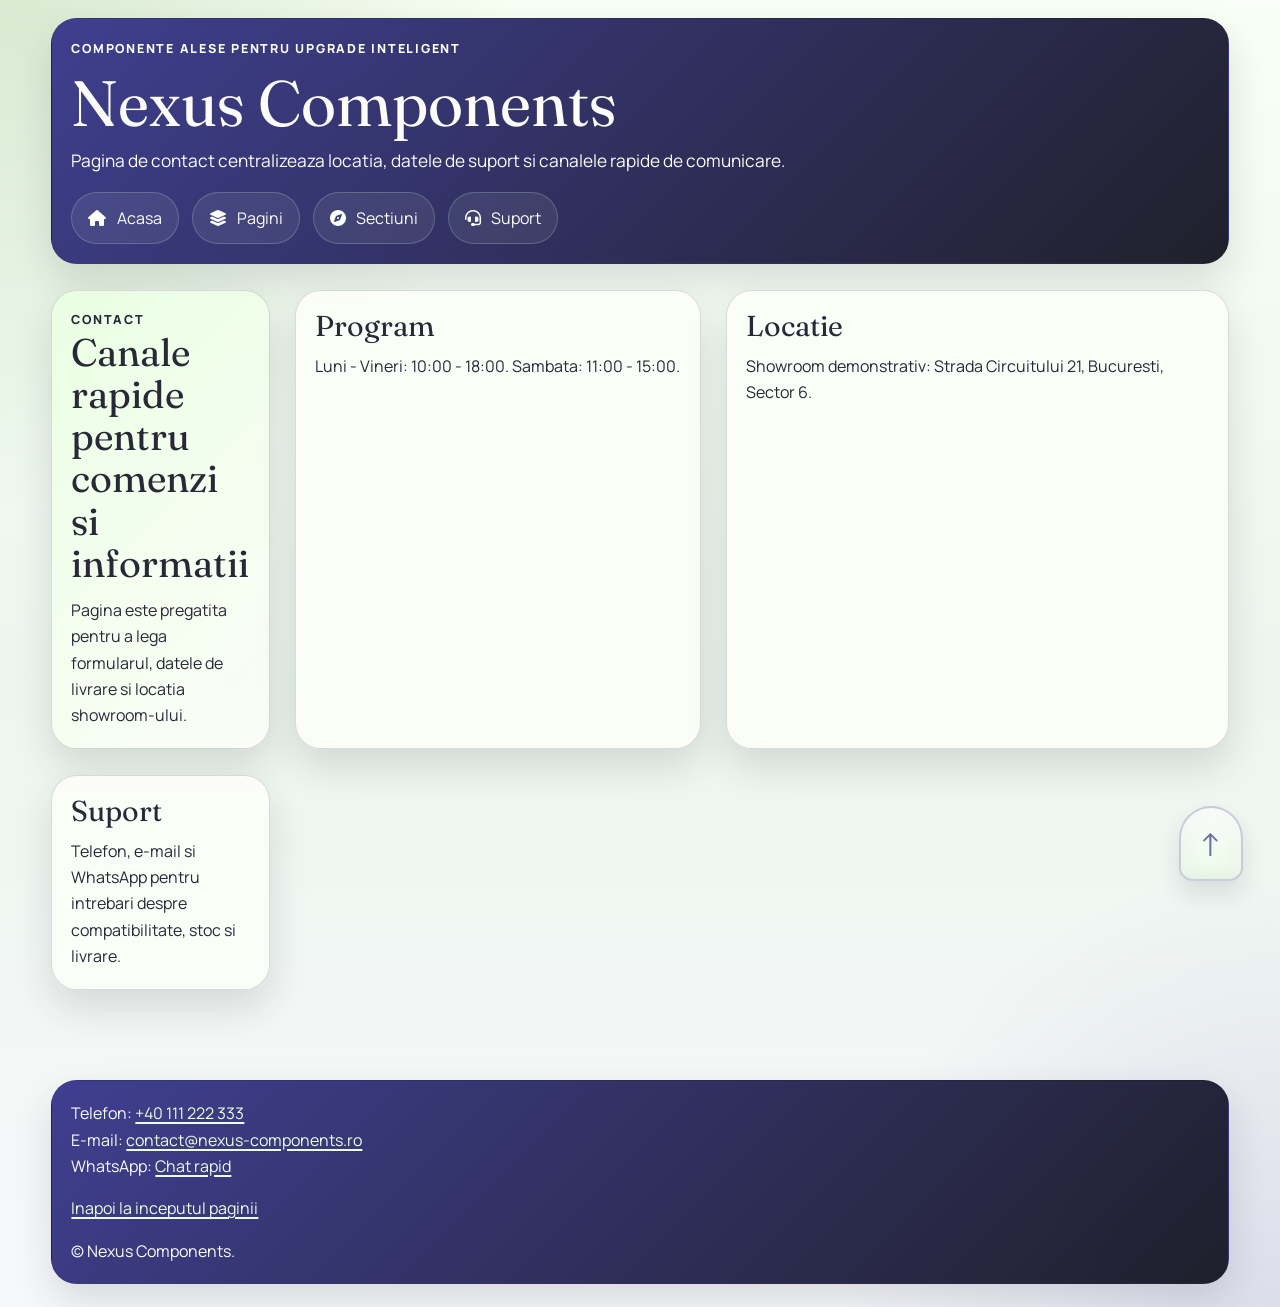
<file: contact.html>
<!DOCTYPE html>
<html lang="ro">
<head>
  <meta charset="utf-8">
  <meta name="author" content="Student proiect Tehnici Web">
  <meta name="keywords" content="livrare componente PC, suport comenzi, program magazin, retur produse IT">
  <meta name="description" content="Datele de contact Nexus Components grupeaza suportul pentru comenzi, livrare si prezentare.">
  <meta name="viewport" content="width=device-width, initial-scale=1.0">
  <title>Nexus Components | Contact</title>
  <link rel="preconnect" href="https://fonts.googleapis.com">
  <link rel="preconnect" href="https://fonts.gstatic.com" crossorigin>
  <link href="https://fonts.googleapis.com/css2?family=Manrope:wght@400;500;700;800&family=Fraunces:opsz,wght@9..144,600;9..144,700&display=swap" rel="stylesheet">
  <link rel="stylesheet" href="https://cdnjs.cloudflare.com/ajax/libs/font-awesome/6.7.2/css/all.min.css" integrity="sha512-Evv84Mr4kqVGRNSgIGL/F/aIDqQb7xQ2vcrdIwxfjThSH8CSR7PBEakCr51Ck+w+/U6swU2Im1vVX0SVk9ABhg==" crossorigin="anonymous" referrerpolicy="no-referrer">
  <link rel="stylesheet" href="resurse/css/reset.css">
  <link rel="stylesheet" href="resurse/css/stil.css">
  <link rel="stylesheet" href="resurse/css/print.css" media="print">
</head>
<body id="sus" class="generic-page">
  <div class="watermark-print" aria-hidden="true"><span>Ristea</span><span>Alexandru</span></div>
  <header class="site-header">
    <input type="checkbox" id="nav-toggle" class="nav-toggle" aria-label="Deschide meniul principal">
    <div class="header-row">
      <div class="brand-bar">
        <p class="eyebrow">Componente alese pentru upgrade inteligent</p>
        <h1>Nexus Components</h1>
        <p class="brand-copy">Pagina de contact centralizeaza locatia, datele de suport si canalele rapide de comunicare.</p>
        <p class="print-title">Nexus Components | Contact</p>
      </div>
      <label for="nav-toggle" class="menu-toggle" aria-label="Comuta meniul"><span></span><span></span><span></span></label>
    </div>
    <nav class="site-nav" aria-label="Meniu principal">
      <ul class="menu-root">
        <li class="menu-item"><a href="index.html"><i class="fa-solid fa-house"></i><span>Acasa</span></a></li>
        <li class="menu-item has-submenu">
          <a href="#"><i class="fa-solid fa-layer-group"></i><span>Pagini</span></a>
          <ul class="submenu">
            <li><a href="catalog.html">Catalog</a></li>
            <li><a href="configuratii.html">Configuratii</a></li>
            <li><a href="ghiduri.html">Ghiduri</a></li>
            <li><a href="contact.html">Contact</a></li>
          </ul>
        </li>
        <li class="menu-item has-submenu">
          <a href="#"><i class="fa-solid fa-compass"></i><span>Sectiuni</span></a>
          <ul class="submenu">
            <li><a href="#program">Program</a></li>
            <li><a href="#locatie">Locatie</a></li>
            <li><a href="#suport">Suport</a></li>
          </ul>
        </li>
        <li class="menu-item"><a href="contact.html"><i class="fa-solid fa-headset"></i><span>Suport</span></a></li>
      </ul>
    </nav>
    <p class="project-banner">Acesta este un proiect scolar.</p>
  </header>
  <main id="continut" class="page-shell">
    <section class="page-hero">
      <p class="zone-kicker">contact</p>
      <h2>Canale rapide pentru comenzi si informatii</h2>
      <p>Pagina este pregatita pentru a lega formularul, datele de livrare si locatia showroom-ului.</p>
    </section>
    <section id="program" class="content-card"><h3>Program</h3><p>Luni - Vineri: 10:00 - 18:00. Sambata: 11:00 - 15:00.</p></section>
    <section id="locatie" class="content-card"><h3>Locatie</h3><p>Showroom demonstrativ: Strada Circuitului 21, Bucuresti, Sector 6.</p></section>
    <section id="suport" class="content-card"><h3>Suport</h3><p>Telefon, e-mail si WhatsApp pentru intrebari despre compatibilitate, stoc si livrare.</p></section>
  </main>
  <footer class="site-footer">
    <address>
      Telefon: <a href="tel:+40111222333">+40 111 222 333</a><br>
      E-mail: <a href="mailto:contact@nexus-components.ro">contact@nexus-components.ro</a><br>
      WhatsApp: <a href="https://wa.me/40111222333" target="_blank" rel="noopener noreferrer">Chat rapid</a>
    </address>
    <p><a href="#sus">Inapoi la inceputul paginii</a></p>
    <small>&copy; Nexus Components.</small>
  </footer>
  <a id="link-top" href="#sus" aria-label="Mergi la inceputul paginii"><span class="tooltip">Sus la inceput</span><span class="button-shell"><span id="triunghi">&#8593;</span></span></a>
</body>
</html>
</file>
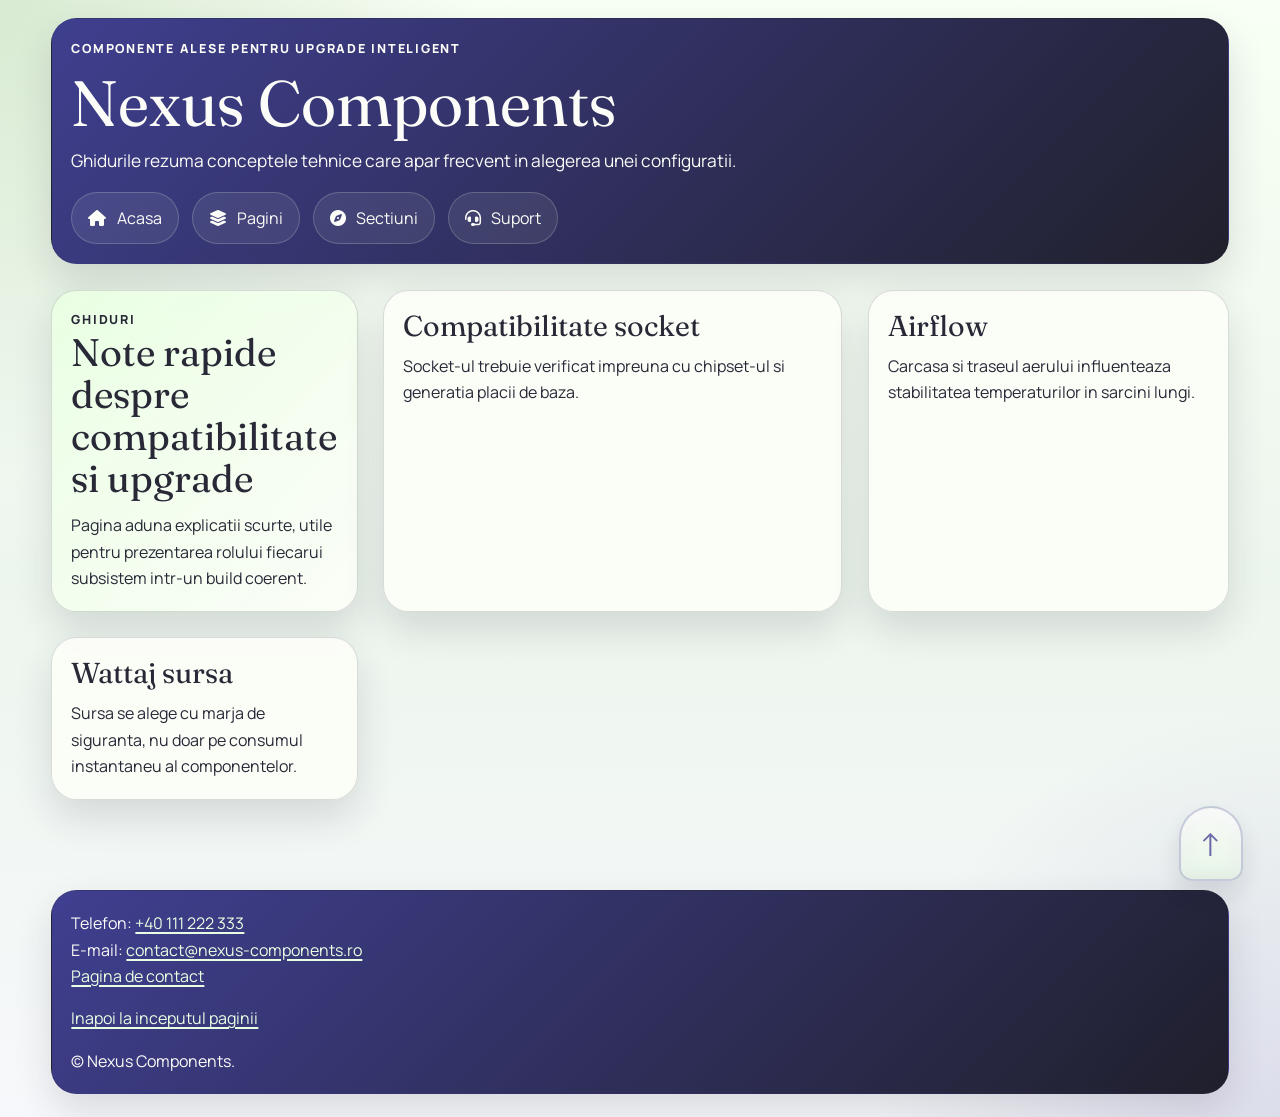
<file: ghiduri.html>
<!DOCTYPE html>
<html lang="ro">
<head>
  <meta charset="utf-8">
  <meta name="author" content="Student proiect Tehnici Web">
  <meta name="keywords" content="ghid alegere componente, compatibilitate socket, airflow carcasa, upgrade PC">
  <meta name="description" content="Ghidurile Nexus Components explica pe scurt compatibilitatea, airflow-ul si traseele de upgrade pentru componente PC.">
  <meta name="viewport" content="width=device-width, initial-scale=1.0">
  <title>Nexus Components | Ghiduri</title>
  <link rel="preconnect" href="https://fonts.googleapis.com">
  <link rel="preconnect" href="https://fonts.gstatic.com" crossorigin>
  <link href="https://fonts.googleapis.com/css2?family=Manrope:wght@400;500;700;800&family=Fraunces:opsz,wght@9..144,600;9..144,700&display=swap" rel="stylesheet">
  <link rel="stylesheet" href="https://cdnjs.cloudflare.com/ajax/libs/font-awesome/6.7.2/css/all.min.css" integrity="sha512-Evv84Mr4kqVGRNSgIGL/F/aIDqQb7xQ2vcrdIwxfjThSH8CSR7PBEakCr51Ck+w+/U6swU2Im1vVX0SVk9ABhg==" crossorigin="anonymous" referrerpolicy="no-referrer">
  <link rel="stylesheet" href="resurse/css/reset.css">
  <link rel="stylesheet" href="resurse/css/stil.css">
  <link rel="stylesheet" href="resurse/css/print.css" media="print">
</head>
<body id="sus" class="generic-page">
  <div class="watermark-print" aria-hidden="true"><span>Ristea</span><span>Alexandru</span></div>
  <header class="site-header">
    <input type="checkbox" id="nav-toggle" class="nav-toggle" aria-label="Deschide meniul principal">
    <div class="header-row">
      <div class="brand-bar">
        <p class="eyebrow">Componente alese pentru upgrade inteligent</p>
        <h1>Nexus Components</h1>
        <p class="brand-copy">Ghidurile rezuma conceptele tehnice care apar frecvent in alegerea unei configuratii.</p>
        <p class="print-title">Nexus Components | Ghiduri</p>
      </div>
      <label for="nav-toggle" class="menu-toggle" aria-label="Comuta meniul"><span></span><span></span><span></span></label>
    </div>
    <nav class="site-nav" aria-label="Meniu principal">
      <ul class="menu-root">
        <li class="menu-item"><a href="index.html"><i class="fa-solid fa-house"></i><span>Acasa</span></a></li>
        <li class="menu-item has-submenu">
          <a href="#"><i class="fa-solid fa-layer-group"></i><span>Pagini</span></a>
          <ul class="submenu">
            <li><a href="catalog.html">Catalog</a></li>
            <li><a href="configuratii.html">Configuratii</a></li>
            <li><a href="ghiduri.html">Ghiduri</a></li>
            <li><a href="contact.html">Contact</a></li>
          </ul>
        </li>
        <li class="menu-item has-submenu">
          <a href="#"><i class="fa-solid fa-compass"></i><span>Sectiuni</span></a>
          <ul class="submenu">
            <li><a href="#socket">Socket</a></li>
            <li><a href="#airflow">Airflow</a></li>
            <li><a href="#wattaj">Wattaj</a></li>
          </ul>
        </li>
        <li class="menu-item"><a href="contact.html"><i class="fa-solid fa-headset"></i><span>Suport</span></a></li>
      </ul>
    </nav>
    <p class="project-banner">Acesta este un proiect scolar.</p>
  </header>
  <main id="continut" class="page-shell">
    <section class="page-hero">
      <p class="zone-kicker">ghiduri</p>
      <h2>Note rapide despre compatibilitate si upgrade</h2>
      <p>Pagina aduna explicatii scurte, utile pentru prezentarea rolului fiecarui subsistem intr-un build coerent.</p>
    </section>
    <section id="socket" class="content-card"><h3>Compatibilitate socket</h3><p>Socket-ul trebuie verificat impreuna cu chipset-ul si generatia placii de baza.</p></section>
    <section id="airflow" class="content-card"><h3>Airflow</h3><p>Carcasa si traseul aerului influenteaza stabilitatea temperaturilor in sarcini lungi.</p></section>
    <section id="wattaj" class="content-card"><h3>Wattaj sursa</h3><p>Sursa se alege cu marja de siguranta, nu doar pe consumul instantaneu al componentelor.</p></section>
  </main>
  <footer class="site-footer">
    <address>
      Telefon: <a href="tel:+40111222333">+40 111 222 333</a><br>
      E-mail: <a href="mailto:contact@nexus-components.ro">contact@nexus-components.ro</a><br>
      <a href="contact.html">Pagina de contact</a>
    </address>
    <p><a href="#sus">Inapoi la inceputul paginii</a></p>
    <small>&copy; Nexus Components.</small>
  </footer>
  <a id="link-top" href="#sus" aria-label="Mergi la inceputul paginii"><span class="tooltip">Sus la inceput</span><span class="button-shell"><span id="triunghi">&#8593;</span></span></a>
</body>
</html>
</file>
<file: resurse/css/stil.css>
:root {
  --clr-primary: #38378c;
  --clr-secondary: #498c37;
  --clr-accent: #8c5537;
  --clr-ink: #282837;
  --clr-soft: #e9ffe3;
  --clr-white: #fcfdf8;
  --clr-dark: #171723;
  --page-padding: clamp(1rem, 4vw, 3.75rem);
  --page-gap: clamp(0.9rem, 2.2vw, 1.6rem);
  --box-pad: 1.2rem;
  --radius-lg: 1.6rem;
  --radius-md: 1rem;
  --shadow-soft: 0 1.1rem 2.4rem rgba(40, 40, 55, 0.14);
  --shadow-strong: 0 1.4rem 3rem rgba(56, 55, 140, 0.18);
  --border-soft: 0.08rem solid rgba(40, 40, 55, 0.16);
  --submenu-scale: 0.72;
  --hamburger-size: 3.8rem;
}

html {
  font-size: 16px;
  scroll-behavior: smooth;
}

body {
  min-height: 100vh;
  font-family: "Manrope", sans-serif;
  font-size: 1rem;
  line-height: 1.65;
  color: var(--clr-ink);
  background:
    radial-gradient(circle at top left, rgba(73, 140, 55, 0.18), transparent 28%),
    radial-gradient(circle at bottom right, rgba(56, 55, 140, 0.14), transparent 24%),
    linear-gradient(180deg, #f8fff4 0%, #edf6ee 52%, #f7f8fb 100%);
}

a {
  color: var(--clr-primary);
  text-decoration-thickness: 0.1rem;
  text-underline-offset: 0.18rem;
}

a:hover,
a:focus-visible {
  color: var(--clr-accent);
}

img,
iframe,
object,
video {
  display: block;
  width: min(100%, 100%);
  max-width: 100%;
}

img,
iframe,
object {
  min-width: min(100%, 16rem);
}

header,
footer,
.zone,
#extra > section,
.content-card,
.page-hero {
  border: var(--border-soft);
  border-radius: var(--radius-lg);
  box-shadow: var(--shadow-soft);
}

#extra > section,
.content-card,
.page-hero {
  padding: var(--box-pad);
  background: rgba(252, 253, 248, 0.92);
}

.site-header,
.site-footer {
  margin: 1.15rem var(--page-padding) 0;
  padding: var(--box-pad);
  background: linear-gradient(135deg, rgba(56, 55, 140, 0.96), rgba(23, 23, 35, 0.96));
  color: var(--clr-white);
}

.watermark-print,
.print-title {
  display: none;
}

.nav-toggle {
  position: absolute;
  inline-size: 1px;
  block-size: 1px;
  overflow: hidden;
  clip-path: inset(50%);
  white-space: nowrap;
}

.header-row {
  display: flex;
  align-items: flex-start;
  justify-content: space-between;
  gap: 1rem;
}

.brand-bar {
  display: grid;
  gap: 0.55rem;
  margin-bottom: 1rem;
}

.eyebrow,
.zone-kicker {
  letter-spacing: 0.14em;
  text-transform: uppercase;
  font-size: 0.78rem;
  font-weight: 800;
}

h1,
h2,
h3,
h4 {
  font-family: "Fraunces", serif;
  line-height: 1.1;
  color: var(--clr-ink);
}

.site-header h1,
.site-footer h2,
.site-footer h3,
.site-footer h4,
.site-footer .zone-kicker,
.site-header a,
.site-footer a,
.site-header .brand-copy,
.site-header .eyebrow {
  color: var(--clr-white);
}

h1 {
  font-size: clamp(2.2rem, 5vw, 4.2rem);
}

h2 {
  font-size: clamp(1.55rem, 3vw, 2.45rem);
  margin-bottom: 0.8rem;
}

h3 {
  font-size: clamp(1.3rem, 2.6vw, 1.8rem);
  margin-bottom: 0.7rem;
}

h4 {
  font-size: 1.1rem;
  margin-bottom: 0.6rem;
}

p,
li,
dd,
dt,
summary,
figcaption,
caption,
small,
address {
  line-height: 1.65;
}

.menu-toggle {
  display: none;
  position: relative;
  width: var(--hamburger-size);
  height: var(--hamburger-size);
  border-radius: 1rem;
  background: rgba(233, 255, 227, 0.08);
  border: 0.08rem solid rgba(233, 255, 227, 0.26);
  cursor: pointer;
  flex: 0 0 auto;
}

.menu-toggle span {
  position: absolute;
  left: 0.75rem;
  right: 0.75rem;
  height: 0.22rem;
  border-radius: 999px;
  background: var(--clr-soft);
  transform-origin: center;
}

.menu-toggle span:nth-child(1) { top: 1rem; }
.menu-toggle span:nth-child(2) { top: 1.78rem; }
.menu-toggle span:nth-child(3) { top: 2.56rem; }

.site-nav {
  position: relative;
}

.menu-root {
  display: flex;
  flex-wrap: wrap;
  gap: 0.8rem;
  align-items: stretch;
}

.menu-item {
  position: relative;
}

.menu-item > a {
  position: relative;
  display: inline-flex;
  align-items: center;
  gap: 0.65rem;
  min-height: 3rem;
  padding: 0.75rem 1rem;
  border-radius: 999px;
  text-decoration: none;
  background: rgba(233, 255, 227, 0.08);
  border: 0.08rem solid rgba(233, 255, 227, 0.2);
  overflow: hidden;
  transition: background-color 0.25s ease, transform 0.25s ease, color 0.25s ease;
}

.menu-item > a::after {
  content: "";
  position: absolute;
  left: 12%;
  right: 12%;
  bottom: 0.35rem;
  height: 0.22rem;
  border-radius: 999px;
  background: linear-gradient(90deg, rgba(40, 40, 55, 0), rgba(233, 255, 227, 0.94), rgba(40, 40, 55, 0));
  transform: translateY(0.65rem);
  opacity: 0;
  transition: transform 0.32s ease, opacity 0.32s ease;
}

.menu-item > a:hover::after,
.menu-item > a:focus-visible::after,
.menu-item:hover > a::after,
.menu-item:focus-within > a::after {
  transform: translateY(0);
  opacity: 1;
}

.menu-item > a:hover,
.menu-item > a:focus-visible,
.menu-item:hover > a,
.menu-item:focus-within > a {
  color: var(--clr-soft);
  background: rgba(233, 255, 227, 0.16);
  transform: translateY(-0.08rem);
}

.menu-item i {
  font-size: 1rem;
  min-width: 1rem;
  text-align: center;
}

.submenu {
  position: absolute;
  left: 50%;
  top: calc(100% + 0.35rem);
  min-width: 13rem;
  padding: 0.5rem;
  display: grid;
  gap: 0.35rem;
  border-radius: 1rem;
  background: rgba(23, 23, 35, 0.96);
  box-shadow: var(--shadow-strong);
  transform: translateX(-50%) scale(var(--submenu-scale));
  transform-origin: top center;
  opacity: 0;
  visibility: hidden;
  transition: transform 0.3s ease, opacity 0.3s ease, visibility 0.3s ease;
  z-index: 15;
}

.submenu a {
  display: block;
  padding: 0.72rem 0.9rem;
  border-radius: 0.8rem;
  text-decoration: none;
  color: var(--clr-white);
  background: rgba(233, 255, 227, 0.04);
  transition: background-color 0.25s ease, color 0.25s ease;
}

.submenu a:hover,
.submenu a:focus-visible {
  color: var(--clr-soft);
  background: rgba(73, 140, 55, 0.38);
}

.has-submenu:hover .submenu,
.has-submenu:focus-within .submenu {
  transform: translateX(-50%) scale(1);
  opacity: 1;
  visibility: visible;
}

main {
  display: grid;
  grid-template-areas:
    "zone1 zone1 zone1"
    "zone3 zone2 zone4"
    "zone5 zone6 zone7"
    "zone8 zone8 zone8";
  grid-template-columns: 0.9fr 2.5fr 1fr;
  gap: var(--page-gap);
  padding: var(--page-gap) var(--page-padding) 1.3rem;
}

.page-shell {
  display: grid;
  grid-template-columns: 1fr;
  gap: var(--page-gap);
}

.page-hero {
  background: linear-gradient(135deg, rgba(233, 255, 227, 0.96), rgba(252, 253, 248, 0.94));
}

.content-grid {
  display: grid;
  grid-template-columns: repeat(auto-fit, minmax(14rem, 1fr));
  gap: 1rem;
}

.content-grid article,
.bullet-list li {
  padding: 0.95rem 1rem;
  border-radius: 1rem;
  background: rgba(56, 55, 140, 0.06);
  border: 0.08rem solid rgba(40, 40, 55, 0.1);
}

.bullet-list {
  display: grid;
  gap: 0.75rem;
}

.zone {
  padding: var(--box-pad);
  background: rgba(252, 253, 248, 0.92);
  overflow: hidden;
}

.zone1 { grid-area: zone1; background: linear-gradient(135deg, rgba(233, 255, 227, 0.96), rgba(252, 253, 248, 0.94)); }
.zone2 { grid-area: zone2; }
.zone3 { grid-area: zone3; background: rgba(73, 140, 55, 0.1); }
.zone4 { grid-area: zone4; background: rgba(140, 85, 55, 0.12); }
.zone5 { grid-area: zone5; background: rgba(56, 55, 140, 0.1); }
.zone6 { grid-area: zone6; background: rgba(233, 255, 227, 0.95); }
.zone7 { grid-area: zone7; background: rgba(40, 40, 55, 0.08); }
.zone8 { grid-area: zone8; background: rgba(252, 253, 248, 0.96); }

.zone-heading,
.hero-copy,
.hero-notes,
#extra,
#bonusuri {
  display: grid;
  gap: 0.9rem;
}

.lead,
.brand-copy {
  font-size: 1.08rem;
  max-width: 52rem;
}

.hero-layout {
  display: grid;
  grid-template-columns: minmax(0, 1.15fr) minmax(18rem, 0.95fr);
  gap: var(--page-gap);
  align-items: start;
}

.hero-card {
  position: relative;
  display: grid;
  gap: 0.7rem;
  padding: 1rem;
  border-radius: var(--radius-md);
  background: linear-gradient(180deg, rgba(56, 55, 140, 0.12), rgba(233, 255, 227, 0.8));
  box-shadow: inset 0 0 0 0.08rem rgba(56, 55, 140, 0.1);
}

.hero-card::before {
  content: "";
  position: absolute;
  inset: auto -10% -40% auto;
  width: 10rem;
  height: 10rem;
  border-radius: 50%;
  background: rgba(73, 140, 55, 0.18);
  filter: blur(0.4rem);
}

.hero-card img,
.mini-download img,
.container-iframe iframe,
#playlist-bonus iframe,
#pdf-bonus object,
.site-footer iframe {
  width: 100%;
  max-width: 44rem;
  min-width: min(100%, 18rem);
  border-radius: 1rem;
}

.mini-download {
  display: grid;
  grid-template-columns: minmax(7rem, 10rem) 1fr;
  gap: 1rem;
  align-items: center;
}

.mini-download a {
  justify-self: start;
}

.table-scroll {
  overflow-x: auto;
  border-radius: 1rem;
  border: 0.08rem solid rgba(56, 55, 140, 0.16);
  background: rgba(252, 253, 248, 0.78);
}

table {
  width: 100%;
  min-width: 38rem;
  background: var(--clr-white);
}

caption {
  caption-side: bottom;
  padding: 0.9rem 1rem 1rem;
  color: rgba(40, 40, 55, 0.78);
  font-style: italic;
}

th,
td {
  padding: 0.95rem 1rem;
  border: 0.08rem solid rgba(40, 40, 55, 0.12);
  text-align: left;
  transition: background-color 0.35s ease, color 0.35s ease;
}

thead th {
  background: var(--clr-primary);
  color: var(--clr-white);
}

col.col-odd {
  background: rgba(233, 255, 227, 0.7);
}

col.col-even {
  background: rgba(56, 55, 140, 0.08);
}

tbody tr:nth-child(odd) {
  background: rgba(255, 255, 255, 0.55);
}

tbody tr:nth-child(even) {
  background: rgba(140, 85, 55, 0.06);
}

tbody tr:hover > * {
  background: var(--clr-secondary);
  color: var(--clr-white);
}

tbody td:hover,
tbody th:hover {
  background: var(--clr-accent);
  color: var(--clr-white);
}

tfoot td {
  background: rgba(40, 40, 55, 0.88);
  color: var(--clr-white);
}

.event-list,
.notice-stack,
.user-list {
  display: grid;
  gap: 0.75rem;
}

.event-list li,
.notice-stack p,
.user-list li,
details,
blockquote,
dl,
.container-iframe,
#bonusuri > section {
  padding: 0.95rem 1rem;
  border-radius: 1rem;
  background: rgba(252, 253, 248, 0.9);
  border: 0.08rem solid rgba(40, 40, 55, 0.1);
}

.event-list time {
  display: block;
  font-weight: 800;
  color: var(--clr-primary);
}

meter,
progress {
  display: block;
  width: min(100%, 24rem);
  height: 1rem;
  margin-top: 0.45rem;
}

#extra {
  grid-template-columns: repeat(2, minmax(0, 1fr));
}

#extra > h2,
#bonusuri {
  grid-column: 1 / -1;
}

dl {
  display: grid;
  gap: 0.35rem;
}

dt {
  font-weight: 800;
  color: var(--clr-primary);
}

blockquote {
  border-left: 0.35rem solid var(--clr-accent);
  font-style: italic;
}

.container-iframe {
  display: flex;
  gap: 1rem;
  align-items: stretch;
}

.taburi-iframe {
  display: flex;
  flex-direction: column;
  gap: 0.65rem;
  min-width: 13rem;
}

.taburi-iframe a {
  display: flex;
  align-items: center;
  justify-content: center;
  min-height: 3.25rem;
  padding: 0.8rem;
  text-align: center;
  text-decoration: none;
  color: var(--clr-ink);
  background: linear-gradient(135deg, rgba(233, 255, 227, 0.95), rgba(73, 140, 55, 0.18));
  border: 0.08rem solid rgba(73, 140, 55, 0.45);
  border-radius: 1rem 1.8rem 1.8rem 1rem;
  box-shadow: 0 0.55rem 1rem rgba(73, 140, 55, 0.12);
  transition: transform 0.25s ease, background-color 0.25s ease, color 0.25s ease;
}

.taburi-iframe a:hover,
.taburi-iframe a:focus-visible {
  color: var(--clr-white);
  background: linear-gradient(135deg, rgba(56, 55, 140, 0.95), rgba(140, 85, 55, 0.78));
  transform: translateX(0.35rem);
}

.container-iframe iframe {
  flex: 1;
  min-height: 22rem;
  border: 0.12rem solid rgba(56, 55, 140, 0.24);
  background: #fff;
}

details summary {
  cursor: pointer;
  font-weight: 700;
}

details[open] summary {
  margin-bottom: 0.65rem;
  color: var(--clr-primary);
}

math {
  padding: 0.8rem 1rem;
  border-radius: 1rem;
  background: rgba(56, 55, 140, 0.08);
  color: var(--clr-primary);
  font-size: 1.2rem;
}

math mi {
  color: var(--clr-accent);
  font-style: italic;
}

math mn {
  color: var(--clr-secondary);
  font-weight: 700;
}

math mo {
  color: var(--clr-ink);
  font-weight: 700;
}

.icon-static,
.icon-animated {
  margin-right: 0.45rem;
}

.icon-static {
  color: var(--clr-secondary);
}

.icon-animated {
  color: var(--clr-accent);
  animation: spin-fan 2.6s linear infinite;
}

@keyframes spin-fan {
  from { transform: rotate(0deg); }
  to { transform: rotate(360deg); }
}

.site-footer {
  display: grid;
  grid-template-columns: minmax(0, 1fr) minmax(16rem, 24rem);
  gap: 1rem;
  margin-bottom: 1.4rem;
}

.site-footer a {
  color: var(--clr-soft);
}

.project-banner {
  display: none;
  grid-column: 1 / -1;
  justify-self: center;
  padding: 0.7rem 1rem;
  border: 0.2rem inset #000;
  width: 70%;
  text-align: center;
  color: var(--clr-white);
}

.site-footer > p,
.site-footer > small {
  grid-column: 1 / -1;
}

#link-top {
  position: fixed;
  right: 1.2rem;
  bottom: 1.2rem;
  z-index: 20;
  display: inline-flex;
  flex-direction: column;
  align-items: center;
  gap: 0.45rem;
  text-decoration: none;
  opacity: 0.72;
}

#link-top .tooltip {
  padding: 0.3rem 0.6rem;
  border-radius: 999px;
  background: rgba(40, 40, 55, 0.88);
  color: var(--clr-white);
  font-size: 0.78rem;
  transform: translateY(0.3rem);
  opacity: 0;
  transition: opacity 0.3s ease, transform 0.3s ease;
}

#link-top .button-shell {
  width: 4rem;
  height: 4.65rem;
  display: grid;
  place-items: center;
  border: 0.18rem solid rgba(56, 55, 140, 0.32);
  border-radius: 2rem 2rem 0.85rem 0.85rem;
  background: linear-gradient(180deg, rgba(252, 253, 248, 0.94), rgba(233, 255, 227, 0.78));
  box-shadow:
    inset 0 0.7rem 1rem rgba(255, 255, 255, 0.85),
    inset 0 0 1.1rem rgba(40, 40, 55, 0.12),
    0 0.8rem 1.5rem rgba(40, 40, 55, 0.16);
  transition: background-color 0.35s ease, transform 0.35s ease, box-shadow 0.35s ease;
}

#triunghi {
  display: block;
  font-size: 2rem;
  line-height: 1;
  color: var(--clr-primary);
  transition: color 0.35s ease, transform 0.35s ease;
}

#link-top:hover,
#link-top:focus-visible {
  opacity: 1;
}

#link-top:hover .tooltip,
#link-top:focus-visible .tooltip {
  opacity: 1;
  transform: translateY(0);
}

#link-top:hover .button-shell,
#link-top:focus-visible .button-shell {
  background: linear-gradient(180deg, rgba(73, 140, 55, 0.3), rgba(56, 55, 140, 0.26));
  box-shadow:
    inset 0 0.7rem 1rem rgba(255, 255, 255, 0.92),
    inset 0 0 1.3rem rgba(40, 40, 55, 0.18),
    0 1rem 1.8rem rgba(40, 40, 55, 0.22);
  transform: translateY(-0.18rem);
}

#link-top:hover #triunghi,
#link-top:focus-visible #triunghi {
  color: var(--clr-accent);
  transform: scale(1.14);
}

@media (max-width: 1100px) {
  html {
    font-size: 15px;
  }

  :root {
    --page-padding: clamp(0.8rem, 3vw, 1.8rem);
    --page-gap: clamp(0.7rem, 2vw, 1rem);
  }

  .menu-item > a {
    min-width: 3rem;
    justify-content: center;
    padding-inline: 0.95rem;
  }

  .menu-item > a span {
    position: absolute;
    inline-size: 1px;
    block-size: 1px;
    overflow: hidden;
    clip-path: inset(50%);
    white-space: nowrap;
  }

  main {
    grid-template-areas:
      "zone1 zone1"
      "zone2 zone3"
      "zone6 zone4"
      "zone5 zone7"
      "zone8 zone8";
    grid-template-columns: minmax(0, 1.3fr) minmax(0, 1fr);
  }

  .hero-layout,
  #extra {
    grid-template-columns: 1fr;
  }

  .site-footer {
    grid-template-columns: 1fr;
  }
}

@keyframes hamburger-bar-1 {
  0% { background: var(--clr-soft); opacity: 0; transform: translateY(-0.85rem) scaleX(0.2) rotate(0deg); }
  45% { background: var(--clr-accent); opacity: 0.75; transform: translateY(0) scaleX(1.05) rotate(6deg); }
  100% { background: var(--clr-white); opacity: 1; transform: translateY(0) scaleX(1) rotate(0deg); }
}

@keyframes hamburger-bar-2 {
  0% { background: var(--clr-soft); opacity: 0; transform: scaleX(0.1) rotate(0deg); }
  50% { background: var(--clr-secondary); opacity: 0.72; transform: scaleX(1.12) rotate(-4deg); }
  100% { background: var(--clr-white); opacity: 1; transform: scaleX(1) rotate(0deg); }
}

@keyframes hamburger-bar-3 {
  0% { background: var(--clr-soft); opacity: 0; transform: translateY(0.85rem) scaleX(0.2) rotate(0deg); }
  45% { background: var(--clr-primary); opacity: 0.78; transform: translateY(0) scaleX(1.08) rotate(-6deg); }
  100% { background: var(--clr-white); opacity: 1; transform: translateY(0) scaleX(1) rotate(0deg); }
}

@media (max-width: 760px) {
  html {
    font-size: 14px;
  }

  :root {
    --page-padding: 0.7rem;
    --page-gap: 0.65rem;
    --box-pad: 0.95rem;
  }

  .site-header {
    overflow: hidden;
  }

  .header-row {
    align-items: center;
  }

  .menu-toggle {
    display: block;
  }

  .menu-toggle span:nth-child(1) {
    animation: hamburger-bar-1 0.85s ease forwards;
    animation-delay: 0s;
  }

  .menu-toggle span:nth-child(2) {
    animation: hamburger-bar-2 0.85s ease forwards;
    animation-delay: 0.3s;
  }

  .menu-toggle span:nth-child(3) {
    animation: hamburger-bar-3 0.85s ease forwards;
    animation-delay: 0.6s;
  }

  .site-nav {
    margin-top: 0.6rem;
    clip-path: circle(0% at top left);
    opacity: 0;
    transition: clip-path 0.55s ease, opacity 0.4s ease;
  }

  .nav-toggle:checked ~ .site-nav {
    clip-path: circle(160% at top left);
    opacity: 1;
  }

  .menu-root {
    flex-direction: column;
    gap: 0.55rem;
    padding: 0.4rem;
    border-radius: 1rem;
    background: rgba(233, 255, 227, 0.08);
  }

  .menu-item > a {
    width: 100%;
    justify-content: flex-start;
    padding-inline: 1rem;
  }

  .menu-item > a::after {
    display: none;
  }

  .menu-item > a span {
    position: static;
    inline-size: auto;
    block-size: auto;
    overflow: visible;
    clip-path: none;
    white-space: normal;
  }

  .submenu {
    position: static;
    min-width: 0;
    margin-top: 0.35rem;
    transform: none;
    opacity: 1;
    visibility: visible;
    display: grid;
    background: rgba(23, 23, 35, 0.82);
  }

  main {
    grid-template-areas:
      "zone1"
      "zone2"
      "zone3"
      "zone4"
      "zone5"
      "zone6"
      "zone7"
      "zone8";
    grid-template-columns: 1fr;
  }

  .mini-download,
  .container-iframe {
    grid-template-columns: 1fr;
    display: grid;
  }

  .taburi-iframe {
    min-width: 0;
  }

  .taburi-iframe a:hover,
  .taburi-iframe a:focus-visible {
    transform: none;
  }

  .icon-animated,
  .hero-card::before {
    animation: none;
  }

  #link-top {
    right: 0.7rem;
    bottom: 0.7rem;
  }

  #link-top .button-shell {
    width: 3.5rem;
    height: 4rem;
  }
}
</file>
<file: resurse/css/print.css>
@page :left {
  margin-left: 3cm;
  margin-right: 1cm;
}

@page :right {
  margin-left: 1cm;
  margin-right: 3cm;
}

@media print {
  html,
  body {
    background: #fff !important;
    color: #000 !important;
  }

  .watermark-print {
    position: fixed;
    right: 0.6cm;
    bottom: 0.6cm;
    display: flex;
    flex-direction: column;
    align-items: center;
    justify-content: center;
    width: 4cm;
    height: 1cm;
    border: 3px solid #000;
    border-radius: 0.2cm;
    opacity: 0.4;
    text-transform: uppercase;
    font-size: 0.75rem;
    letter-spacing: 0.08em;
    z-index: 999;
    background: #fff;
  }

  .site-header,
  .site-footer,
  .zone,
  #extra > section,
  .content-card,
  .page-hero {
    box-shadow: none !important;
    border: 0 !important;
    background: #fff !important;
    color: #000 !important;
  }

  .site-header,
  .site-footer {
    margin: 0;
    padding: 0;
  }

  .site-header a,
  .site-footer a {
    color: #000 !important;
  }

  .site-header h1 {
    color: #000 !important;
    text-align: center;
  }

  .brand-copy,
  .eyebrow,
  .menu-toggle,
  #link-top,
  .site-footer > p,
  img,
  video,
  iframe,
  object,
  figure,
  figcaption,
  .hero-card,
  .mini-download,
  .container-iframe,
  #playlist-bonus,
  #pdf-bonus,
  .tooltip,
  .icon-animated,
  .icon-static {
    display: none !important;
  }

  .site-header {
    page-break-after: always;
  }

  .site-nav {
    display: block !important;
    clip-path: none !important;
    opacity: 1 !important;
    margin-top: 0.2cm;
  }

  .menu-root {
    display: block;
    list-style: disc inside !important;
  }

  .menu-item {
    margin-bottom: 0.15cm;
  }

  .menu-item > a {
    display: block;
    padding: 0;
    min-height: 0;
    background: none !important;
    border: 0 !important;
    color: #000 !important;
    transform: none !important;
  }

  .menu-item > a::after,
  .menu-item i {
    display: none !important;
  }

  .submenu {
    display: none !important;
  }

  .project-banner {
    display: block !important;
    color: #000 !important;
    margin: 0 auto;
    margin-top: 0.5cm;
  }

  main,
  .page-shell,
  #extra {
    display: block !important;
    padding: 0;
  }

  .zone,
  .content-card,
  .page-hero,
  #extra > section {
    padding: 0 0 0.3cm;
    margin-bottom: 0.35cm;
  }

  a {
    text-decoration: none !important;
  }

  .site-footer {
    page-break-before: always;
    padding-top: 0.2cm;
  }
}
</file>
